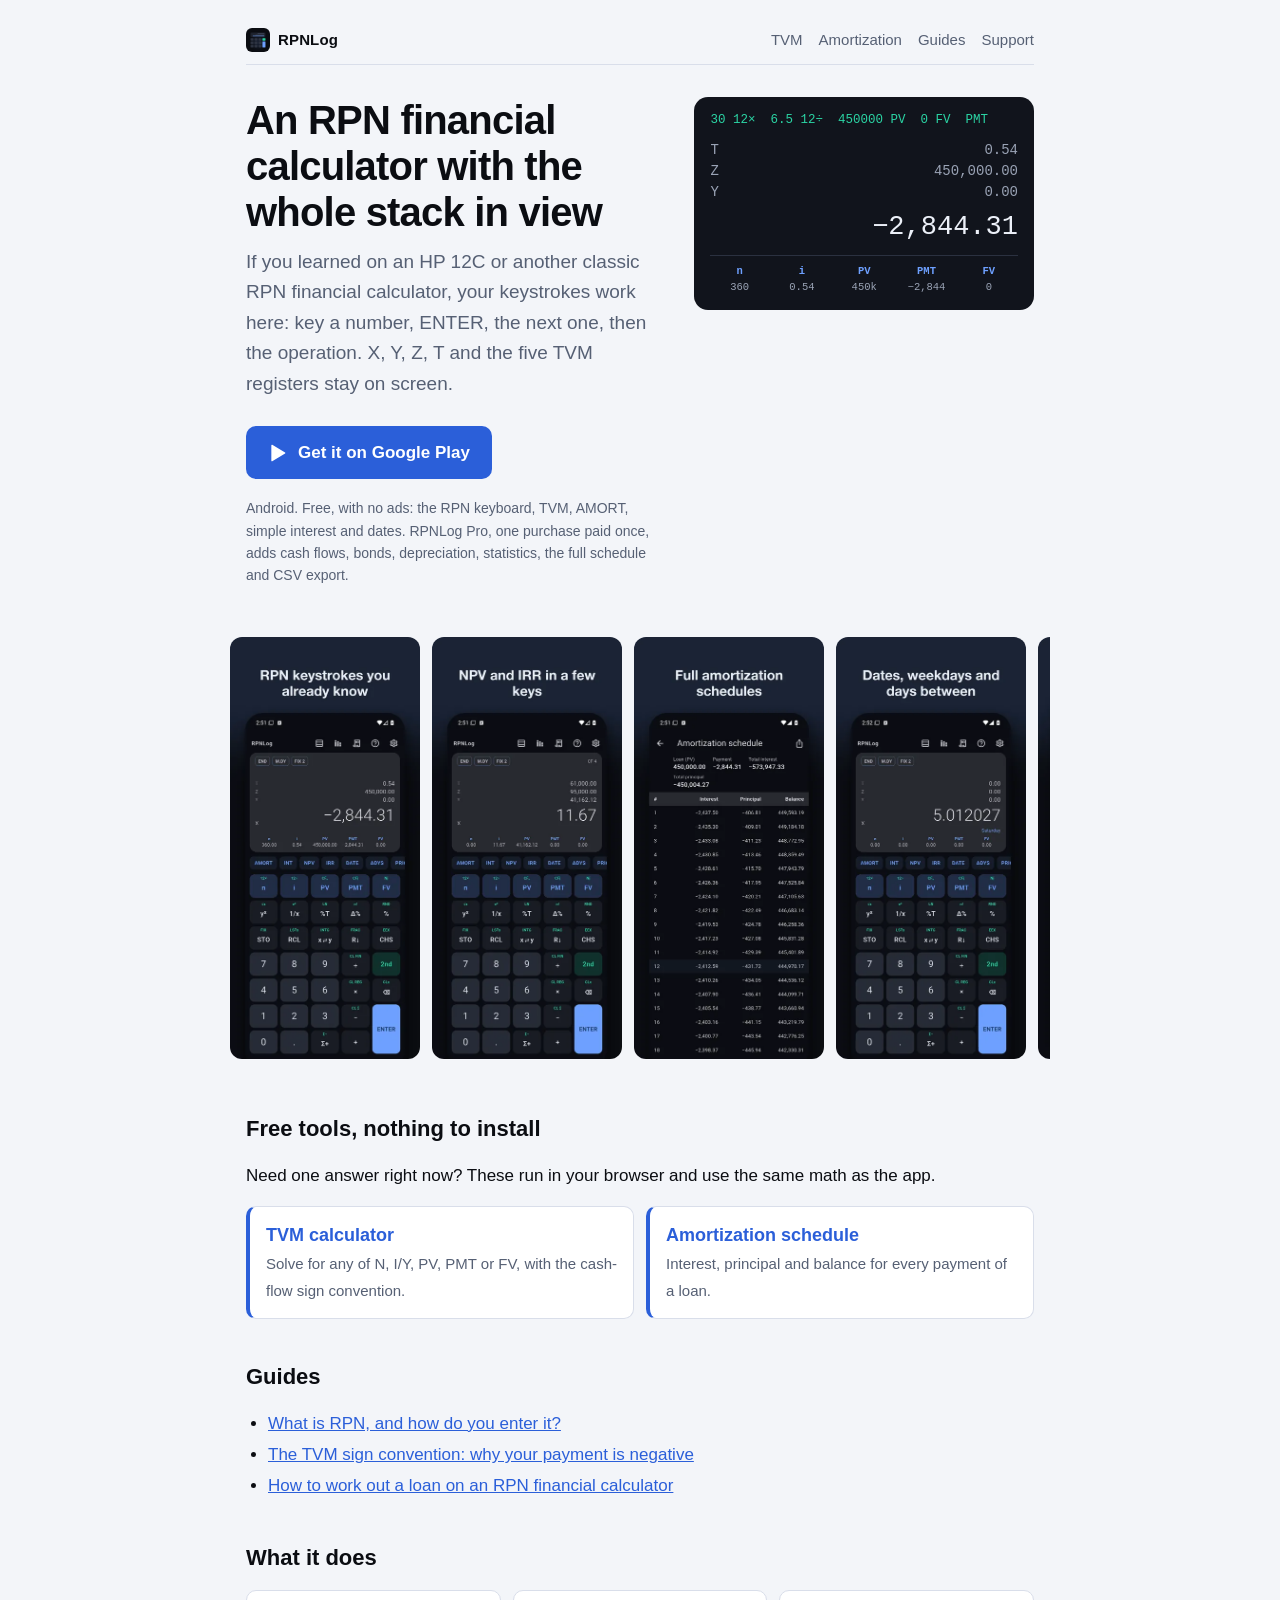
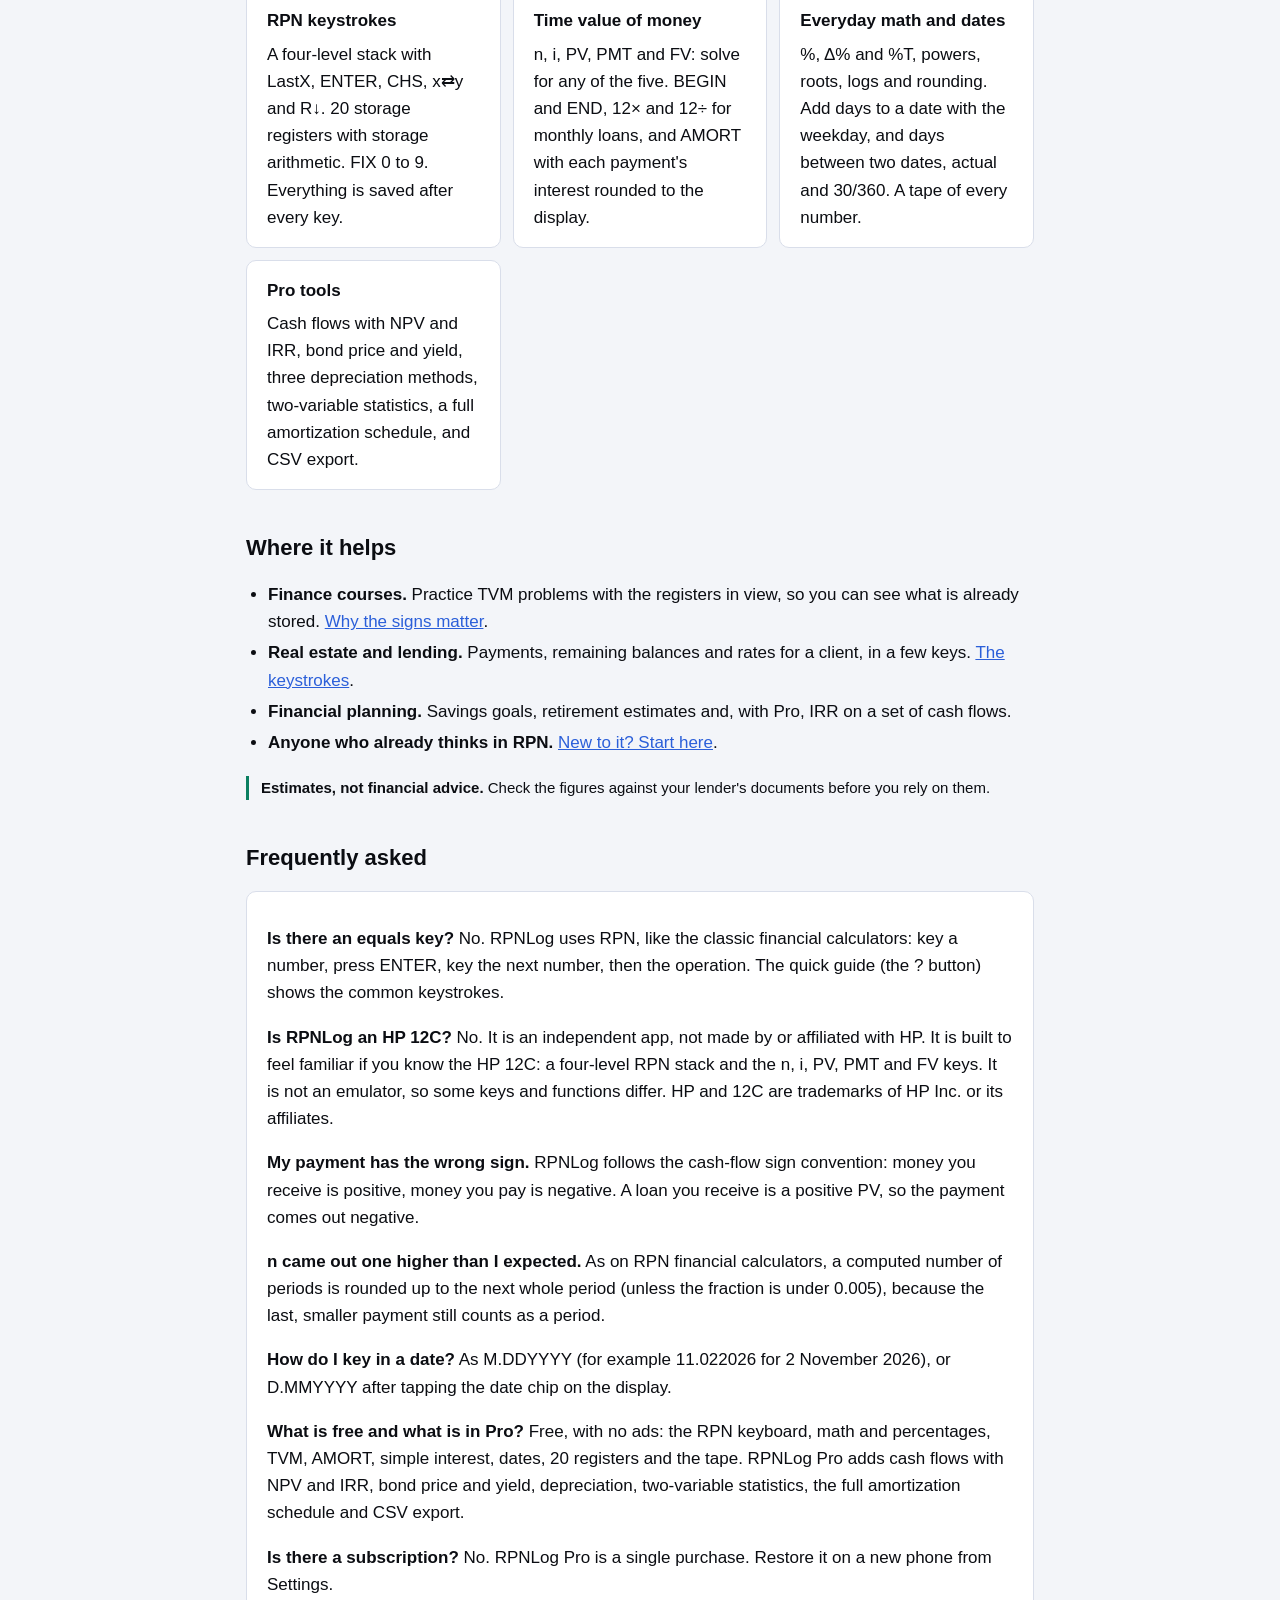
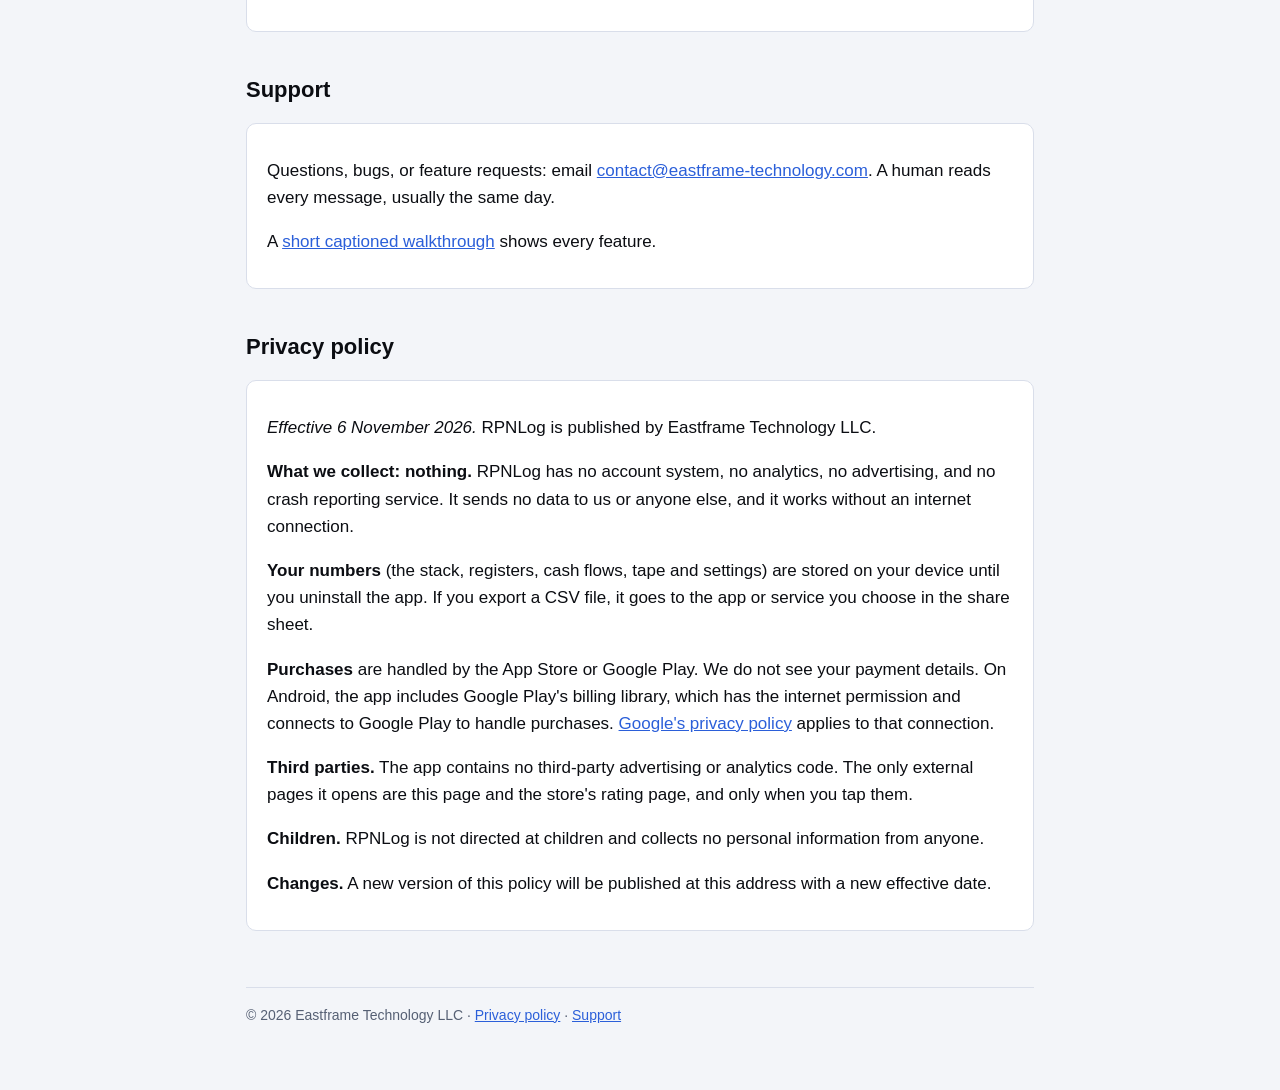
<file: index.html>
<!doctype html>
<html lang="en">
<head>
<meta charset="utf-8">
<meta name="viewport" content="width=device-width, initial-scale=1">
<title>RPNLog: 12C-style RPN financial calculator for Android, with free TVM tools</title>
<meta name="description" content="RPNLog is an RPN financial calculator for Android: four-level stack, TVM, AMORT, NPV, IRR and bonds. No ads, no subscription. Free TVM calculator and amortization schedule on this site.">
<link rel="canonical" href="https://eastframe-technology.github.io/rpnlog-support/">
<meta property="og:type" content="website">
<meta property="og:title" content="RPNLog: RPN financial calculator for Android">
<meta property="og:description" content="RPNLog is an RPN financial calculator for Android: four-level stack, TVM, AMORT, NPV, IRR and bonds. No ads, no subscription. Free TVM calculator and amortization schedule on this site.">
<meta property="og:image" content="https://eastframe-technology.github.io/rpnlog-support/img/og.jpg">
<meta property="og:url" content="https://eastframe-technology.github.io/rpnlog-support/">
<meta name="twitter:card" content="summary_large_image">
<link rel="icon" href="icon.png">
<link rel="stylesheet" href="style.css">
<script type="application/ld+json">
{"@context":"https://schema.org","@type":"MobileApplication","name":"RPNLog: Financial Calculator","operatingSystem":"Android","applicationCategory":"FinanceApplication","description":"RPN financial calculator with the four-level stack in view, TVM, AMORT, NPV, IRR, bonds, depreciation and statistics. No ads, no subscription, no account.","downloadUrl":"https://play.google.com/store/apps/details?id=com.eastframe.rpnlog","installUrl":"https://play.google.com/store/apps/details?id=com.eastframe.rpnlog","image":"https://eastframe-technology.github.io/rpnlog-support/img/og.jpg","offers":{"@type":"Offer","price":"0","priceCurrency":"USD"},"publisher":{"@type":"Organization","name":"Eastframe Technology LLC"}}
</script>
</head>
<body>
<main>
  <nav><a class="home" href="./"><img src="icon.png" alt="" width="24" height="24">RPNLog</a><a href="tools/tvm-calculator.html">TVM</a><a href="tools/amortization-schedule.html">Amortization</a><a href="#guides">Guides</a><a href="#support">Support</a></nav>
  <div class="heroline">
    <div>
      <h1>An RPN financial calculator with the whole stack in view</h1>
      <p class="lead">If you learned on an HP 12C or another classic RPN financial calculator, your keystrokes work here: key a number, ENTER, the next one, then the operation. X, Y, Z, T and the five TVM registers stay on screen.</p>
      <a class="cta" href="https://play.google.com/store/apps/details?id=com.eastframe.rpnlog"><svg viewBox="0 0 24 24" aria-hidden="true"><path fill="currentColor" d="M4 2.8v18.4c0 .6.6.9 1.1.6l15.4-9.2c.5-.3.5-.9 0-1.2L5.1 2.2C4.6 1.9 4 2.2 4 2.8z"/></svg>Get it on Google Play</a>
      <p class="note">Android. Free, with no ads: the RPN keyboard, TVM, AMORT, simple interest and dates. RPNLog Pro, one purchase paid once, adds cash flows, bonds, depreciation, statistics, the full schedule and CSV export.</p>
    </div>
    <div class="display" role="img" aria-label="A monthly payment worked out in RPNLog: 30 years at 6.5 percent on 450,000 gives a payment of minus 2,844.31.">
      <p class="tape">30 12× &nbsp;6.5 12÷ &nbsp;450000 PV &nbsp;0 FV &nbsp;PMT</p>
      <div class="row"><span>T</span><span>0.54</span></div>
      <div class="row"><span>Z</span><span>450,000.00</span></div>
      <div class="row"><span>Y</span><span>0.00</span></div>
      <div class="x">−2,844.31</div>
      <div class="regs"><div><b>n</b>360</div><div><b>i</b>0.54</div><div><b>PV</b>450k</div><div><b>PMT</b>−2,844</div><div><b>FV</b>0</div></div>
    </div>
  </div>

  <div class="shots" aria-label="Screenshots">
    <img src="img/shot-1.webp" width="190" height="422" alt="Calculator showing a payment of minus 2,844.31 with the stack and TVM registers on screen">
    <img src="img/shot-2.webp" width="190" height="422" alt="An IRR of 11.67 percent from cash flows, with the keyboard" loading="lazy">
    <img src="img/shot-3.webp" width="190" height="422" alt="Amortization schedule with interest, principal and balance per payment" loading="lazy">
    <img src="img/shot-4.webp" width="190" height="422" alt="A date calculation showing the result and its weekday" loading="lazy">
    <img src="img/shot-5.webp" width="190" height="422" alt="A bond price of 106.50 worked out from yield and coupon" loading="lazy">
    <img src="img/shot-6.webp" width="190" height="422" alt="The calculator in its light theme with the whole stack in view" loading="lazy">
  </div>

  <h2>Free tools, nothing to install</h2>
  <p>Need one answer right now? These run in your browser and use the same math as the app.</p>
  <div class="toolrow">
    <a href="tools/tvm-calculator.html"><strong>TVM calculator</strong><span>Solve for any of N, I/Y, PV, PMT or FV, with the cash-flow sign convention.</span></a>
    <a href="tools/amortization-schedule.html"><strong>Amortization schedule</strong><span>Interest, principal and balance for every payment of a loan.</span></a>
  </div>

  <h2 id="guides">Guides</h2>
  <ul>
    <li><a href="guides/what-is-rpn.html">What is RPN, and how do you enter it?</a></li>
    <li><a href="guides/tvm-sign-convention.html">The TVM sign convention: why your payment is negative</a></li>
    <li><a href="guides/loan-payment-keystrokes.html">How to work out a loan on an RPN financial calculator</a></li>
  </ul>

  <h2>What it does</h2>
  <div class="grid">
    <div class="card"><h3>RPN keystrokes</h3>A four-level stack with LastX, ENTER, CHS, x⇄y and R↓. 20 storage registers with storage arithmetic. FIX 0 to 9. Everything is saved after every key.</div>
    <div class="card"><h3>Time value of money</h3>n, i, PV, PMT and FV: solve for any of the five. BEGIN and END, 12× and 12÷ for monthly loans, and AMORT with each payment's interest rounded to the display.</div>
    <div class="card"><h3>Everyday math and dates</h3>%, Δ% and %T, powers, roots, logs and rounding. Add days to a date with the weekday, and days between two dates, actual and 30/360. A tape of every number.</div>
    <div class="card"><h3>Pro tools</h3>Cash flows with NPV and IRR, bond price and yield, three depreciation methods, two-variable statistics, a full amortization schedule, and CSV export.</div>
  </div>

  <h2>Where it helps</h2>
  <ul>
    <li><strong>Finance courses.</strong> Practice TVM problems with the registers in view, so you can see what is already stored. <a href="guides/tvm-sign-convention.html">Why the signs matter</a>.</li>
    <li><strong>Real estate and lending.</strong> Payments, remaining balances and rates for a client, in a few keys. <a href="guides/loan-payment-keystrokes.html">The keystrokes</a>.</li>
    <li><strong>Financial planning.</strong> Savings goals, retirement estimates and, with Pro, IRR on a set of cash flows.</li>
    <li><strong>Anyone who already thinks in RPN.</strong> <a href="guides/what-is-rpn.html">New to it? Start here</a>.</li>
  </ul>
  <p class="caveat"><strong>Estimates, not financial advice.</strong> Check the figures against your lender's documents before you rely on them.</p>

  <h2>Frequently asked</h2>
  <div class="card faq">
    <p><strong>Is there an equals key?</strong> No. RPNLog uses RPN, like the classic financial calculators: key a number, press ENTER, key the next number, then the operation. The quick guide (the ? button) shows the common keystrokes.</p>
    <p><strong>Is RPNLog an HP 12C?</strong> No. It is an independent app, not made by or affiliated with HP. It is built to feel familiar if you know the HP 12C: a four-level RPN stack and the n, i, PV, PMT and FV keys. It is not an emulator, so some keys and functions differ. HP and 12C are trademarks of HP Inc. or its affiliates.</p>
    <p><strong>My payment has the wrong sign.</strong> RPNLog follows the cash-flow sign convention: money you receive is positive, money you pay is negative. A loan you receive is a positive PV, so the payment comes out negative.</p>
    <p><strong>n came out one higher than I expected.</strong> As on RPN financial calculators, a computed number of periods is rounded up to the next whole period (unless the fraction is under 0.005), because the last, smaller payment still counts as a period.</p>
    <p><strong>How do I key in a date?</strong> As M.DDYYYY (for example 11.022026 for 2 November 2026), or D.MMYYYY after tapping the date chip on the display.</p>
    <p><strong>What is free and what is in Pro?</strong> Free, with no ads: the RPN keyboard, math and percentages, TVM, AMORT, simple interest, dates, 20 registers and the tape. RPNLog Pro adds cash flows with NPV and IRR, bond price and yield, depreciation, two-variable statistics, the full amortization schedule and CSV export.</p>
    <p><strong>Is there a subscription?</strong> No. RPNLog Pro is a single purchase. Restore it on a new phone from Settings.</p>
  </div>

  <h2 id="support">Support</h2>
  <div class="card">
    <p>Questions, bugs, or feature requests: email <a href="mailto:contact@eastframe-technology.com">contact@eastframe-technology.com</a>. A human reads every message, usually the same day.</p>
    <p>A <a href="rpnlog-ios-demo.mp4">short captioned walkthrough</a> shows every feature.</p>
  </div>

  <h2 id="privacy">Privacy policy</h2>
  <div class="card">
    <p><em>Effective 6 November 2026.</em> RPNLog is published by Eastframe Technology LLC.</p>
    <p><strong>What we collect: nothing.</strong> RPNLog has no account system, no analytics, no advertising, and no crash reporting service. It sends no data to us or anyone else, and it works without an internet connection.</p>
    <p><strong>Your numbers</strong> (the stack, registers, cash flows, tape and settings) are stored on your device until you uninstall the app. If you export a CSV file, it goes to the app or service you choose in the share sheet.</p>
    <p><strong>Purchases</strong> are handled by the App Store or Google Play. We do not see your payment details. On Android, the app includes Google Play's billing library, which has the internet permission and connects to Google Play to handle purchases. <a href="https://policies.google.com/privacy">Google's privacy policy</a> applies to that connection.</p>
    <p><strong>Third parties.</strong> The app contains no third-party advertising or analytics code. The only external pages it opens are this page and the store's rating page, and only when you tap them.</p>
    <p><strong>Children.</strong> RPNLog is not directed at children and collects no personal information from anyone.</p>
    <p><strong>Changes.</strong> A new version of this policy will be published at this address with a new effective date.</p>
  </div>
  <footer>© 2026 Eastframe Technology LLC · <a href="privacy.html">Privacy policy</a> · <a href="#support">Support</a></footer>
</main>
</body>
</html>
</file>
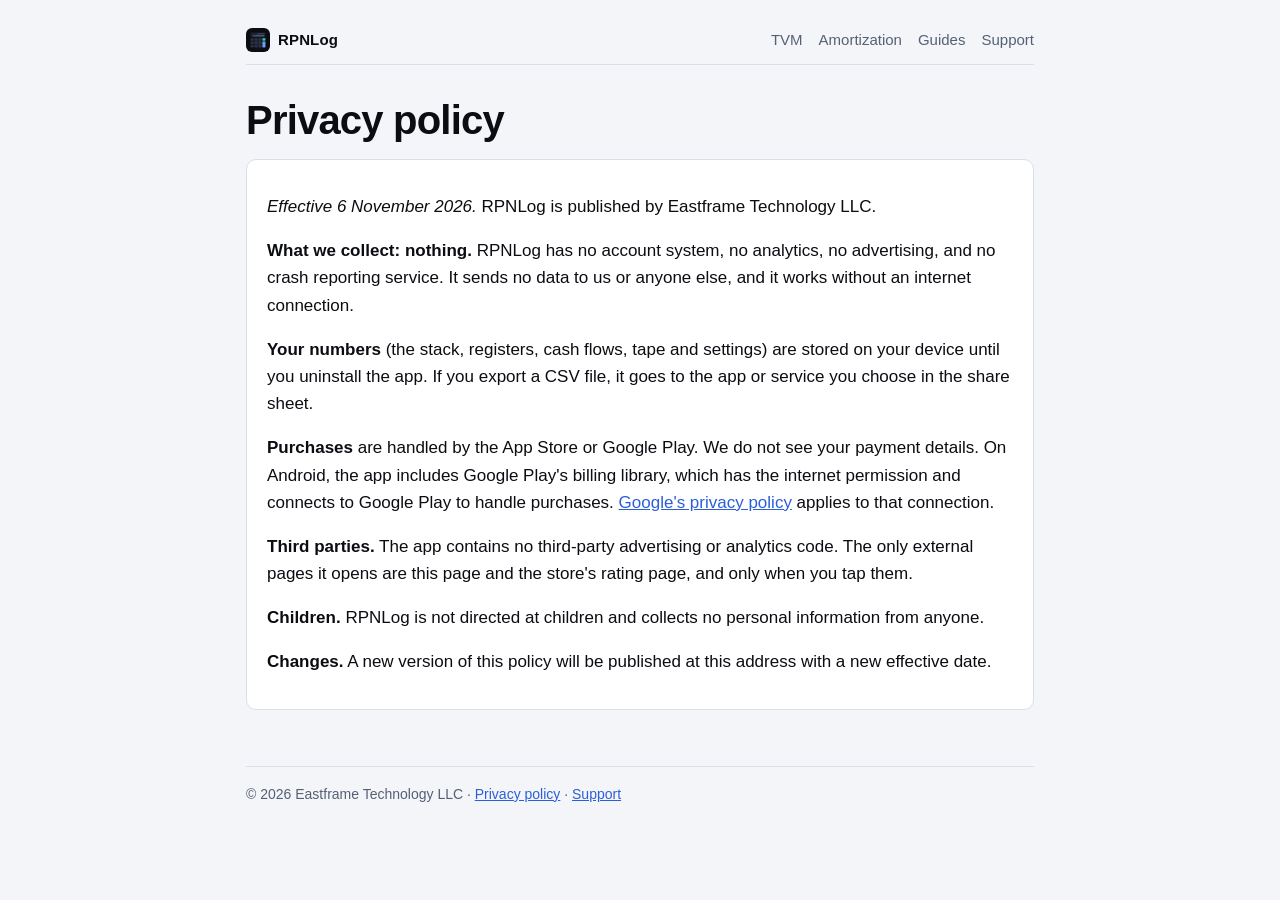
<file: privacy.html>
<!doctype html>
<html lang="en">
<head>
<meta charset="utf-8">
<meta name="viewport" content="width=device-width, initial-scale=1">
<title>RPNLog privacy policy</title>
<meta name="description" content="Privacy policy for RPNLog, the RPN financial calculator. The app collects nothing.">
<link rel="canonical" href="https://eastframe-technology.github.io/rpnlog-support/privacy.html">
<meta property="og:type" content="website">
<meta property="og:title" content="RPNLog privacy policy">
<meta property="og:description" content="Privacy policy for RPNLog, the RPN financial calculator. The app collects nothing.">
<meta property="og:image" content="https://eastframe-technology.github.io/rpnlog-support/img/og.jpg">
<meta property="og:url" content="https://eastframe-technology.github.io/rpnlog-support/privacy.html">
<meta name="twitter:card" content="summary_large_image">
<link rel="icon" href="icon.png">
<link rel="stylesheet" href="style.css">
</head>
<body>
<main>
  <nav><a class="home" href="./"><img src="icon.png" alt="" width="24" height="24">RPNLog</a><a href="tools/tvm-calculator.html">TVM</a><a href="tools/amortization-schedule.html">Amortization</a><a href="./#guides">Guides</a><a href="./#support">Support</a></nav>
  <h1 id="privacy">Privacy policy</h1>
  <div class="card">
    <p><em>Effective 6 November 2026.</em> RPNLog is published by Eastframe Technology LLC.</p>
    <p><strong>What we collect: nothing.</strong> RPNLog has no account system, no analytics, no advertising, and no crash reporting service. It sends no data to us or anyone else, and it works without an internet connection.</p>
    <p><strong>Your numbers</strong> (the stack, registers, cash flows, tape and settings) are stored on your device until you uninstall the app. If you export a CSV file, it goes to the app or service you choose in the share sheet.</p>
    <p><strong>Purchases</strong> are handled by the App Store or Google Play. We do not see your payment details. On Android, the app includes Google Play's billing library, which has the internet permission and connects to Google Play to handle purchases. <a href="https://policies.google.com/privacy">Google's privacy policy</a> applies to that connection.</p>
    <p><strong>Third parties.</strong> The app contains no third-party advertising or analytics code. The only external pages it opens are this page and the store's rating page, and only when you tap them.</p>
    <p><strong>Children.</strong> RPNLog is not directed at children and collects no personal information from anyone.</p>
    <p><strong>Changes.</strong> A new version of this policy will be published at this address with a new effective date.</p>
  </div>
  <footer>© 2026 Eastframe Technology LLC · <a href="privacy.html">Privacy policy</a> · <a href="./#support">Support</a></footer>
</main>
</body>
</html>
</file>
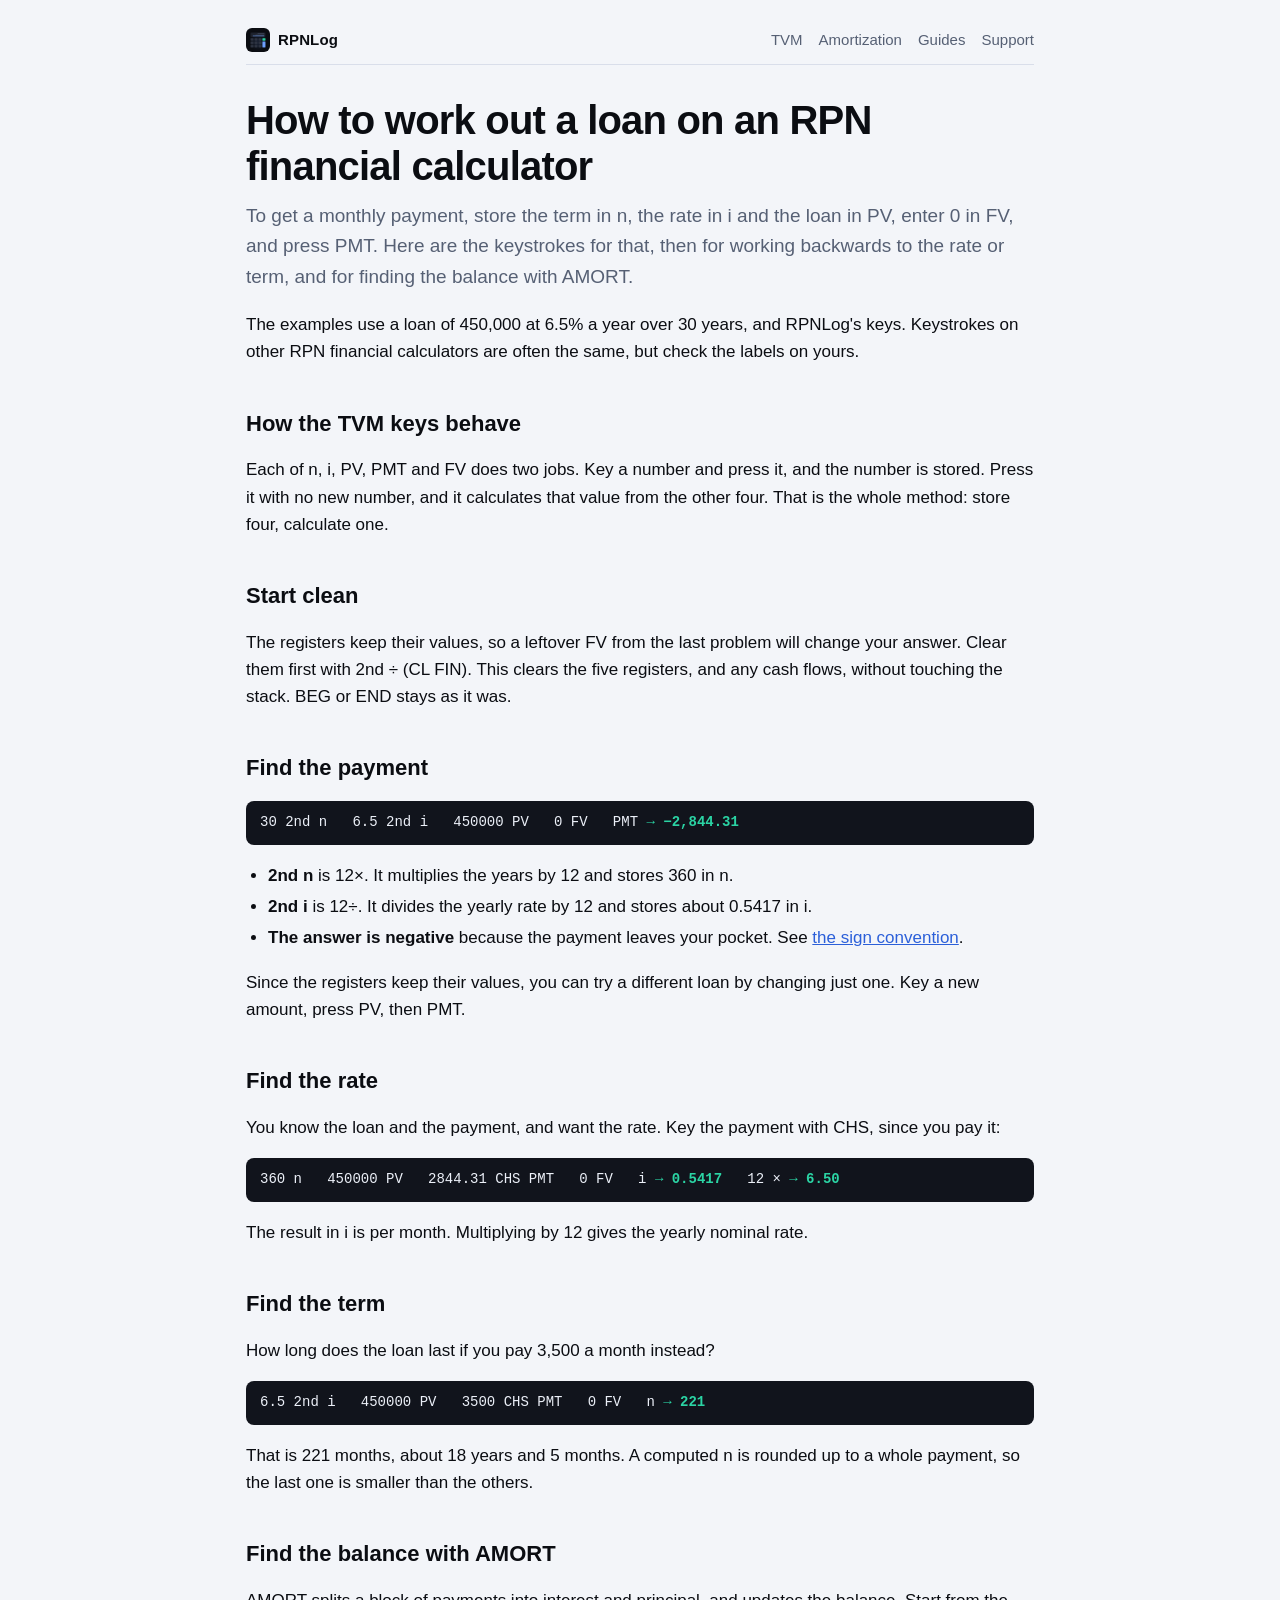
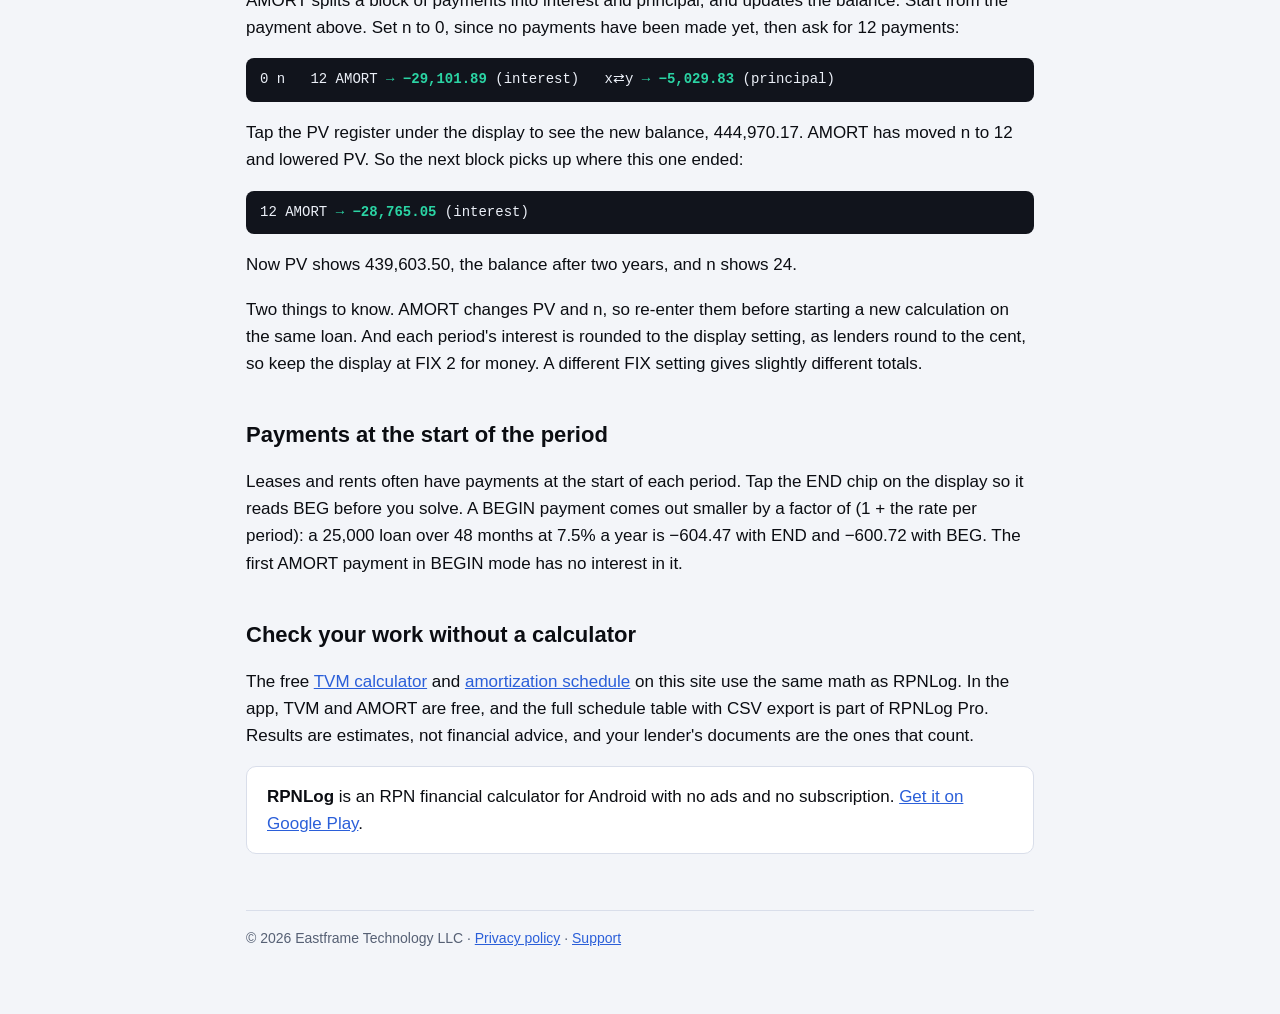
<file: guides/loan-payment-keystrokes.html>
<!doctype html>
<html lang="en">
<head>
<meta charset="utf-8">
<meta name="viewport" content="width=device-width, initial-scale=1">
<title>How to calculate a loan payment on an RPN financial calculator</title>
<meta name="description" content="Keystrokes for a monthly loan payment on an RPN financial calculator, then the rate, the term and the balance after a year with AMORT, with a worked 450,000 mortgage.">
<link rel="canonical" href="https://eastframe-technology.github.io/rpnlog-support/guides/loan-payment-keystrokes.html">
<meta property="og:type" content="article">
<meta property="og:title" content="How to work out a loan on an RPN financial calculator">
<meta property="og:description" content="Keystrokes for a monthly loan payment on an RPN financial calculator, then the rate, the term and the balance after a year with AMORT, with a worked 450,000 mortgage.">
<meta property="og:image" content="https://eastframe-technology.github.io/rpnlog-support/img/og.jpg">
<meta property="og:url" content="https://eastframe-technology.github.io/rpnlog-support/guides/loan-payment-keystrokes.html">
<meta name="twitter:card" content="summary_large_image">
<link rel="icon" href="../icon.png">
<link rel="stylesheet" href="../style.css">
<script type="application/ld+json">
{"@context":"https://schema.org","@type":"Article","headline":"How to work out a loan on an RPN financial calculator","description":"Keystrokes for a monthly loan payment on an RPN financial calculator, then the rate, the term and the balance after a year with AMORT, with a worked 450,000 mortgage.","datePublished":"2026-11-06","author":{"@type":"Organization","name":"Eastframe Technology LLC"},"publisher":{"@type":"Organization","name":"Eastframe Technology LLC"},"image":"https://eastframe-technology.github.io/rpnlog-support/img/og.jpg","mainEntityOfPage":"https://eastframe-technology.github.io/rpnlog-support/guides/loan-payment-keystrokes.html"}
</script>
</head>
<body>
<main>
  <nav><a class="home" href="../"><img src="../icon.png" alt="" width="24" height="24">RPNLog</a><a href="../tools/tvm-calculator.html">TVM</a><a href="../tools/amortization-schedule.html">Amortization</a><a href="../#guides">Guides</a><a href="../#support">Support</a></nav>
  <h1>How to work out a loan on an RPN financial calculator</h1>
  <p class="lead">To get a monthly payment, store the term in n, the rate in i and the loan in PV, enter 0 in FV, and press PMT. Here are the keystrokes for that, then for working backwards to the rate or term, and for finding the balance with AMORT.</p>

  <p>The examples use a loan of 450,000 at 6.5% a year over 30 years, and RPNLog's keys. Keystrokes on other RPN financial calculators are often the same, but check the labels on yours.</p>

  <h2>How the TVM keys behave</h2>
  <p>Each of n, i, PV, PMT and FV does two jobs. Key a number and press it, and the number is stored. Press it with no new number, and it calculates that value from the other four. That is the whole method: store four, calculate one.</p>

  <h2>Start clean</h2>
  <p>The registers keep their values, so a leftover FV from the last problem will change your answer. Clear them first with 2nd ÷ (CL FIN). This clears the five registers, and any cash flows, without touching the stack. BEG or END stays as it was.</p>

  <h2>Find the payment</h2>
  <div class="keys">30 2nd n &nbsp; 6.5 2nd i &nbsp; 450000 PV &nbsp; 0 FV &nbsp; PMT <b>→ −2,844.31</b></div>
  <ul>
    <li><strong>2nd n</strong> is 12×. It multiplies the years by 12 and stores 360 in n.</li>
    <li><strong>2nd i</strong> is 12÷. It divides the yearly rate by 12 and stores about 0.5417 in i.</li>
    <li><strong>The answer is negative</strong> because the payment leaves your pocket. See <a href="tvm-sign-convention.html">the sign convention</a>.</li>
  </ul>
  <p>Since the registers keep their values, you can try a different loan by changing just one. Key a new amount, press PV, then PMT.</p>

  <h2>Find the rate</h2>
  <p>You know the loan and the payment, and want the rate. Key the payment with CHS, since you pay it:</p>
  <div class="keys">360 n &nbsp; 450000 PV &nbsp; 2844.31 CHS PMT &nbsp; 0 FV &nbsp; i <b>→ 0.5417</b> &nbsp; 12 × <b>→ 6.50</b></div>
  <p>The result in i is per month. Multiplying by 12 gives the yearly nominal rate.</p>

  <h2>Find the term</h2>
  <p>How long does the loan last if you pay 3,500 a month instead?</p>
  <div class="keys">6.5 2nd i &nbsp; 450000 PV &nbsp; 3500 CHS PMT &nbsp; 0 FV &nbsp; n <b>→ 221</b></div>
  <p>That is 221 months, about 18 years and 5 months. A computed n is rounded up to a whole payment, so the last one is smaller than the others.</p>

  <h2>Find the balance with AMORT</h2>
  <p>AMORT splits a block of payments into interest and principal, and updates the balance. Start from the payment above. Set n to 0, since no payments have been made yet, then ask for 12 payments:</p>
  <div class="keys">0 n &nbsp; 12 AMORT <b>→ −29,101.89</b> (interest) &nbsp; x⇄y <b>→ −5,029.83</b> (principal)</div>
  <p>Tap the PV register under the display to see the new balance, 444,970.17. AMORT has moved n to 12 and lowered PV. So the next block picks up where this one ended:</p>
  <div class="keys">12 AMORT <b>→ −28,765.05</b> (interest)</div>
  <p>Now PV shows 439,603.50, the balance after two years, and n shows 24.</p>
  <p>Two things to know. AMORT changes PV and n, so re-enter them before starting a new calculation on the same loan. And each period's interest is rounded to the display setting, as lenders round to the cent, so keep the display at FIX 2 for money. A different FIX setting gives slightly different totals.</p>

  <h2>Payments at the start of the period</h2>
  <p>Leases and rents often have payments at the start of each period. Tap the END chip on the display so it reads BEG before you solve. A BEGIN payment comes out smaller by a factor of (1 + the rate per period): a 25,000 loan over 48 months at 7.5% a year is −604.47 with END and −600.72 with BEG. The first AMORT payment in BEGIN mode has no interest in it.</p>

  <h2>Check your work without a calculator</h2>
  <p>The free <a href="../tools/tvm-calculator.html">TVM calculator</a> and <a href="../tools/amortization-schedule.html">amortization schedule</a> on this site use the same math as RPNLog. In the app, TVM and AMORT are free, and the full schedule table with CSV export is part of RPNLog Pro. Results are estimates, not financial advice, and your lender's documents are the ones that count.</p>
  <div class="card"><strong>RPNLog</strong> is an RPN financial calculator for Android with no ads and no subscription. <a href="https://play.google.com/store/apps/details?id=com.eastframe.rpnlog">Get it on Google Play</a>.</div>
  <footer>© 2026 Eastframe Technology LLC · <a href="../privacy.html">Privacy policy</a> · <a href="../#support">Support</a></footer>
</main>
</body>
</html>
</file>
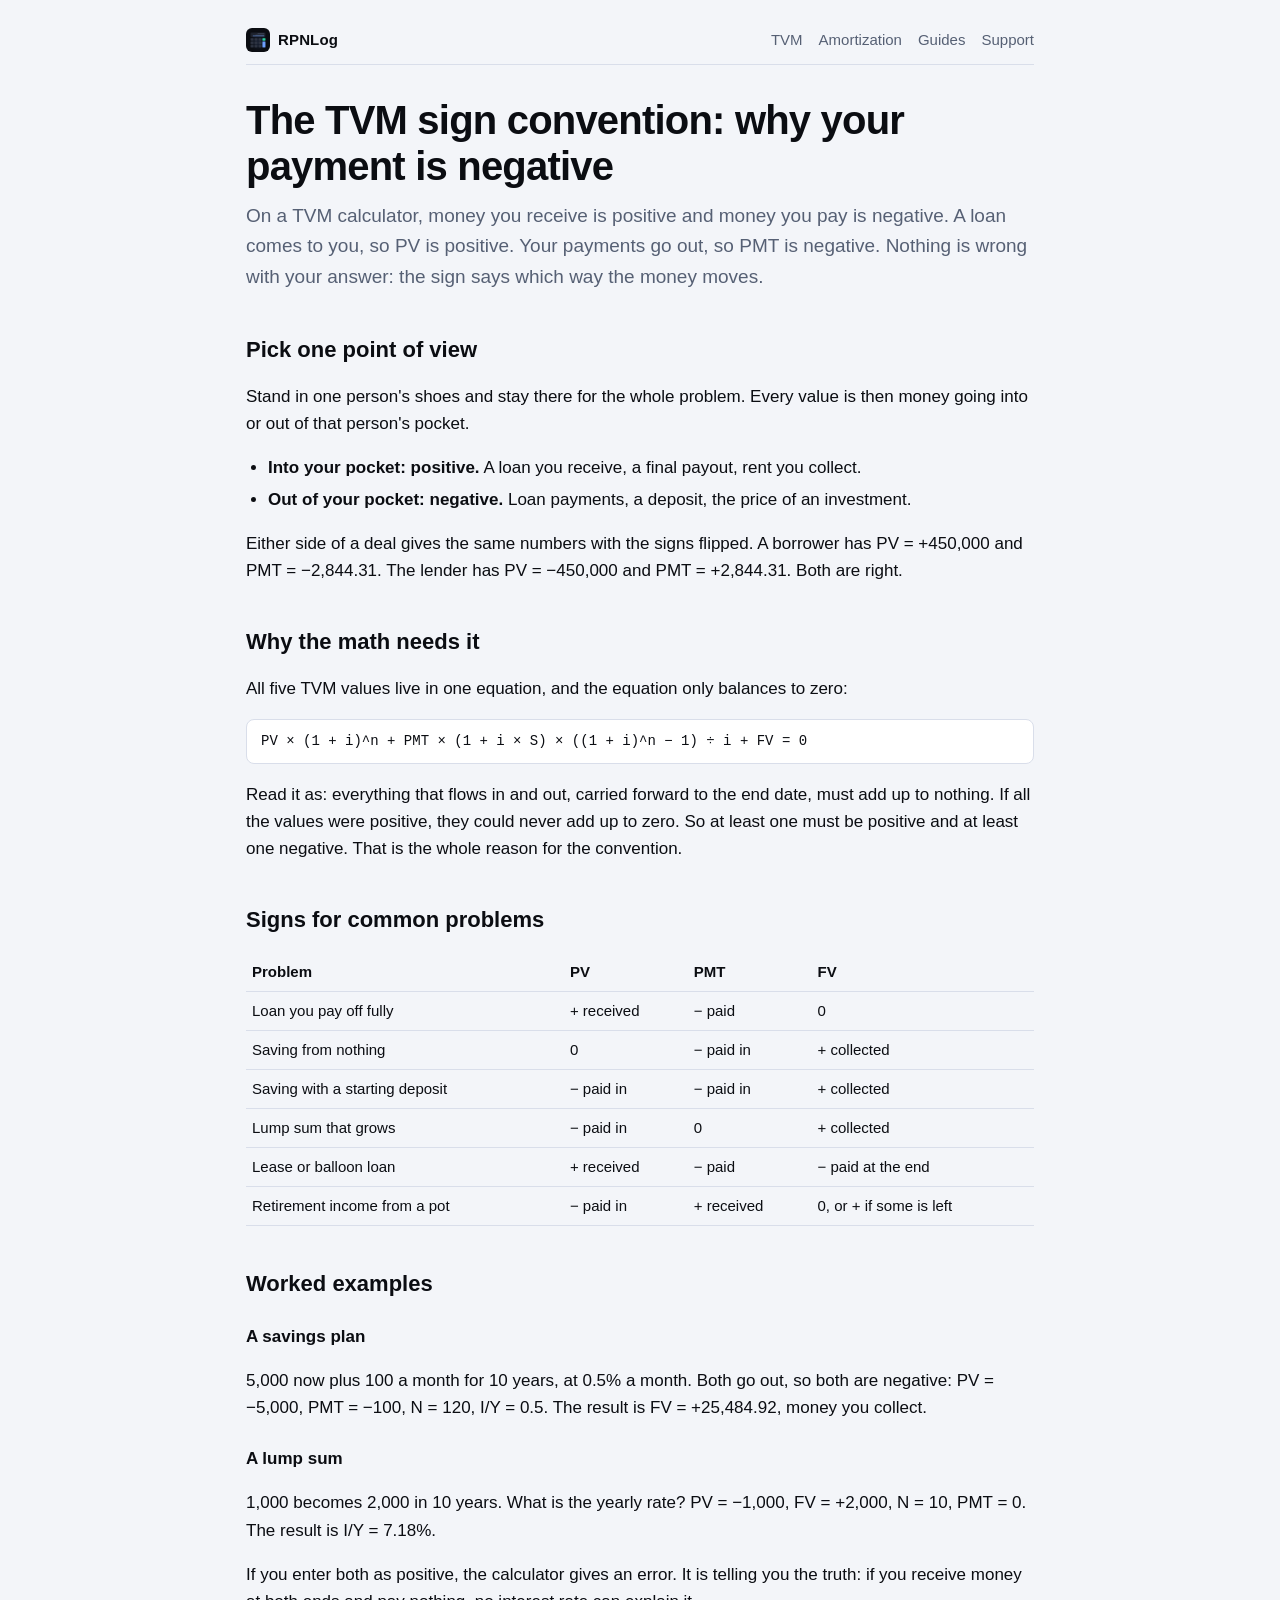
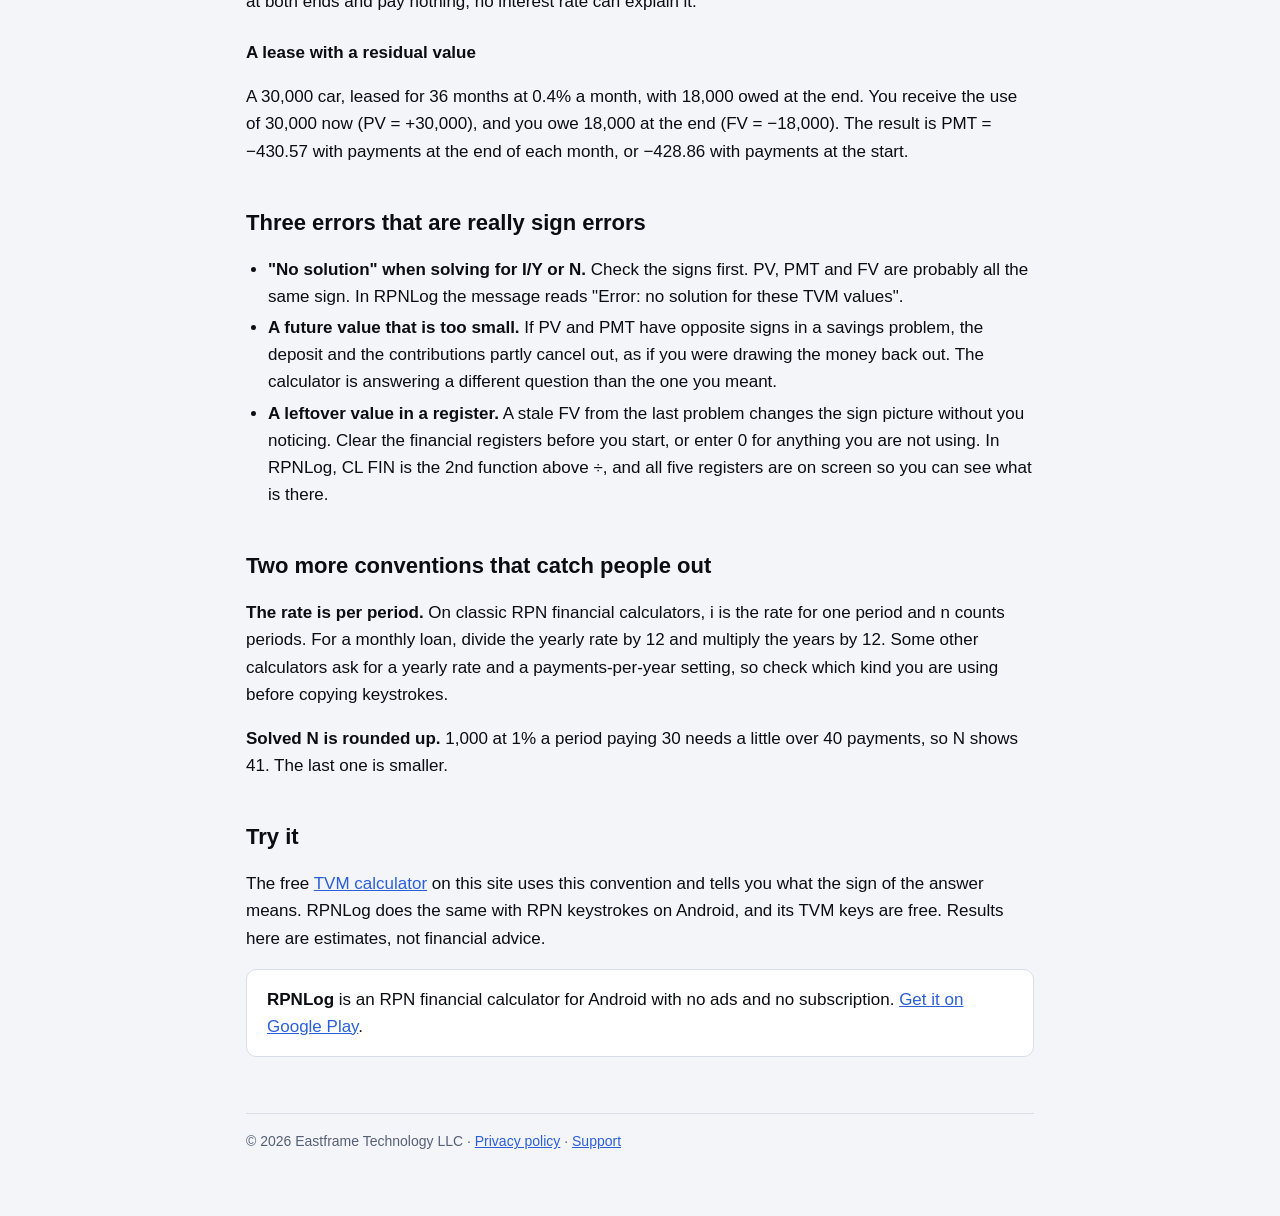
<file: guides/tvm-sign-convention.html>
<!doctype html>
<html lang="en">
<head>
<meta charset="utf-8">
<meta name="viewport" content="width=device-width, initial-scale=1">
<title>TVM sign convention explained: why your payment comes out negative</title>
<meta name="description" content="On RPN financial calculators, money you receive is positive and money you pay is negative. How to set the signs of PV, PMT and FV for loans, savings, leases and investments.">
<link rel="canonical" href="https://eastframe-technology.github.io/rpnlog-support/guides/tvm-sign-convention.html">
<meta property="og:type" content="article">
<meta property="og:title" content="The TVM sign convention: why your payment is negative">
<meta property="og:description" content="On RPN financial calculators, money you receive is positive and money you pay is negative. How to set the signs of PV, PMT and FV for loans, savings, leases and investments.">
<meta property="og:image" content="https://eastframe-technology.github.io/rpnlog-support/img/og.jpg">
<meta property="og:url" content="https://eastframe-technology.github.io/rpnlog-support/guides/tvm-sign-convention.html">
<meta name="twitter:card" content="summary_large_image">
<link rel="icon" href="../icon.png">
<link rel="stylesheet" href="../style.css">
<script type="application/ld+json">
{"@context":"https://schema.org","@type":"Article","headline":"The TVM sign convention: why your payment is negative","description":"On RPN financial calculators, money you receive is positive and money you pay is negative. How to set the signs of PV, PMT and FV for loans, savings, leases and investments.","datePublished":"2026-11-06","author":{"@type":"Organization","name":"Eastframe Technology LLC"},"publisher":{"@type":"Organization","name":"Eastframe Technology LLC"},"image":"https://eastframe-technology.github.io/rpnlog-support/img/og.jpg","mainEntityOfPage":"https://eastframe-technology.github.io/rpnlog-support/guides/tvm-sign-convention.html"}
</script>
</head>
<body>
<main>
  <nav><a class="home" href="../"><img src="../icon.png" alt="" width="24" height="24">RPNLog</a><a href="../tools/tvm-calculator.html">TVM</a><a href="../tools/amortization-schedule.html">Amortization</a><a href="../#guides">Guides</a><a href="../#support">Support</a></nav>
  <h1>The TVM sign convention: why your payment is negative</h1>
  <p class="lead">On a TVM calculator, money you receive is positive and money you pay is negative. A loan comes to you, so PV is positive. Your payments go out, so PMT is negative. Nothing is wrong with your answer: the sign says which way the money moves.</p>

  <h2>Pick one point of view</h2>
  <p>Stand in one person's shoes and stay there for the whole problem. Every value is then money going into or out of that person's pocket.</p>
  <ul>
    <li><strong>Into your pocket: positive.</strong> A loan you receive, a final payout, rent you collect.</li>
    <li><strong>Out of your pocket: negative.</strong> Loan payments, a deposit, the price of an investment.</li>
  </ul>
  <p>Either side of a deal gives the same numbers with the signs flipped. A borrower has PV = +450,000 and PMT = −2,844.31. The lender has PV = −450,000 and PMT = +2,844.31. Both are right.</p>

  <h2>Why the math needs it</h2>
  <p>All five TVM values live in one equation, and the equation only balances to zero:</p>
  <pre class="formula">PV × (1 + i)^n + PMT × (1 + i × S) × ((1 + i)^n − 1) ÷ i + FV = 0</pre>
  <p>Read it as: everything that flows in and out, carried forward to the end date, must add up to nothing. If all the values were positive, they could never add up to zero. So at least one must be positive and at least one negative. That is the whole reason for the convention.</p>

  <h2>Signs for common problems</h2>
  <div class="tablewrap"><table>
    <tr><th>Problem</th><th>PV</th><th>PMT</th><th>FV</th></tr>
    <tr><td>Loan you pay off fully</td><td>+ received</td><td>− paid</td><td>0</td></tr>
    <tr><td>Saving from nothing</td><td>0</td><td>− paid in</td><td>+ collected</td></tr>
    <tr><td>Saving with a starting deposit</td><td>− paid in</td><td>− paid in</td><td>+ collected</td></tr>
    <tr><td>Lump sum that grows</td><td>− paid in</td><td>0</td><td>+ collected</td></tr>
    <tr><td>Lease or balloon loan</td><td>+ received</td><td>− paid</td><td>− paid at the end</td></tr>
    <tr><td>Retirement income from a pot</td><td>− paid in</td><td>+ received</td><td>0, or + if some is left</td></tr>
  </table></div>

  <h2>Worked examples</h2>
  <h3>A savings plan</h3>
  <p>5,000 now plus 100 a month for 10 years, at 0.5% a month. Both go out, so both are negative: PV = −5,000, PMT = −100, N = 120, I/Y = 0.5. The result is FV = +25,484.92, money you collect.</p>
  <h3>A lump sum</h3>
  <p>1,000 becomes 2,000 in 10 years. What is the yearly rate? PV = −1,000, FV = +2,000, N = 10, PMT = 0. The result is I/Y = 7.18%.</p>
  <p>If you enter both as positive, the calculator gives an error. It is telling you the truth: if you receive money at both ends and pay nothing, no interest rate can explain it.</p>
  <h3>A lease with a residual value</h3>
  <p>A 30,000 car, leased for 36 months at 0.4% a month, with 18,000 owed at the end. You receive the use of 30,000 now (PV = +30,000), and you owe 18,000 at the end (FV = −18,000). The result is PMT = −430.57 with payments at the end of each month, or −428.86 with payments at the start.</p>

  <h2>Three errors that are really sign errors</h2>
  <ul>
    <li><strong>"No solution" when solving for I/Y or N.</strong> Check the signs first. PV, PMT and FV are probably all the same sign. In RPNLog the message reads "Error: no solution for these TVM values".</li>
    <li><strong>A future value that is too small.</strong> If PV and PMT have opposite signs in a savings problem, the deposit and the contributions partly cancel out, as if you were drawing the money back out. The calculator is answering a different question than the one you meant.</li>
    <li><strong>A leftover value in a register.</strong> A stale FV from the last problem changes the sign picture without you noticing. Clear the financial registers before you start, or enter 0 for anything you are not using. In RPNLog, CL FIN is the 2nd function above ÷, and all five registers are on screen so you can see what is there.</li>
  </ul>

  <h2>Two more conventions that catch people out</h2>
  <p><strong>The rate is per period.</strong> On classic RPN financial calculators, i is the rate for one period and n counts periods. For a monthly loan, divide the yearly rate by 12 and multiply the years by 12. Some other calculators ask for a yearly rate and a payments-per-year setting, so check which kind you are using before copying keystrokes.</p>
  <p><strong>Solved N is rounded up.</strong> 1,000 at 1% a period paying 30 needs a little over 40 payments, so N shows 41. The last one is smaller.</p>

  <h2>Try it</h2>
  <p>The free <a href="../tools/tvm-calculator.html">TVM calculator</a> on this site uses this convention and tells you what the sign of the answer means. RPNLog does the same with RPN keystrokes on Android, and its TVM keys are free. Results here are estimates, not financial advice.</p>
  <div class="card"><strong>RPNLog</strong> is an RPN financial calculator for Android with no ads and no subscription. <a href="https://play.google.com/store/apps/details?id=com.eastframe.rpnlog">Get it on Google Play</a>.</div>
  <footer>© 2026 Eastframe Technology LLC · <a href="../privacy.html">Privacy policy</a> · <a href="../#support">Support</a></footer>
</main>
</body>
</html>
</file>
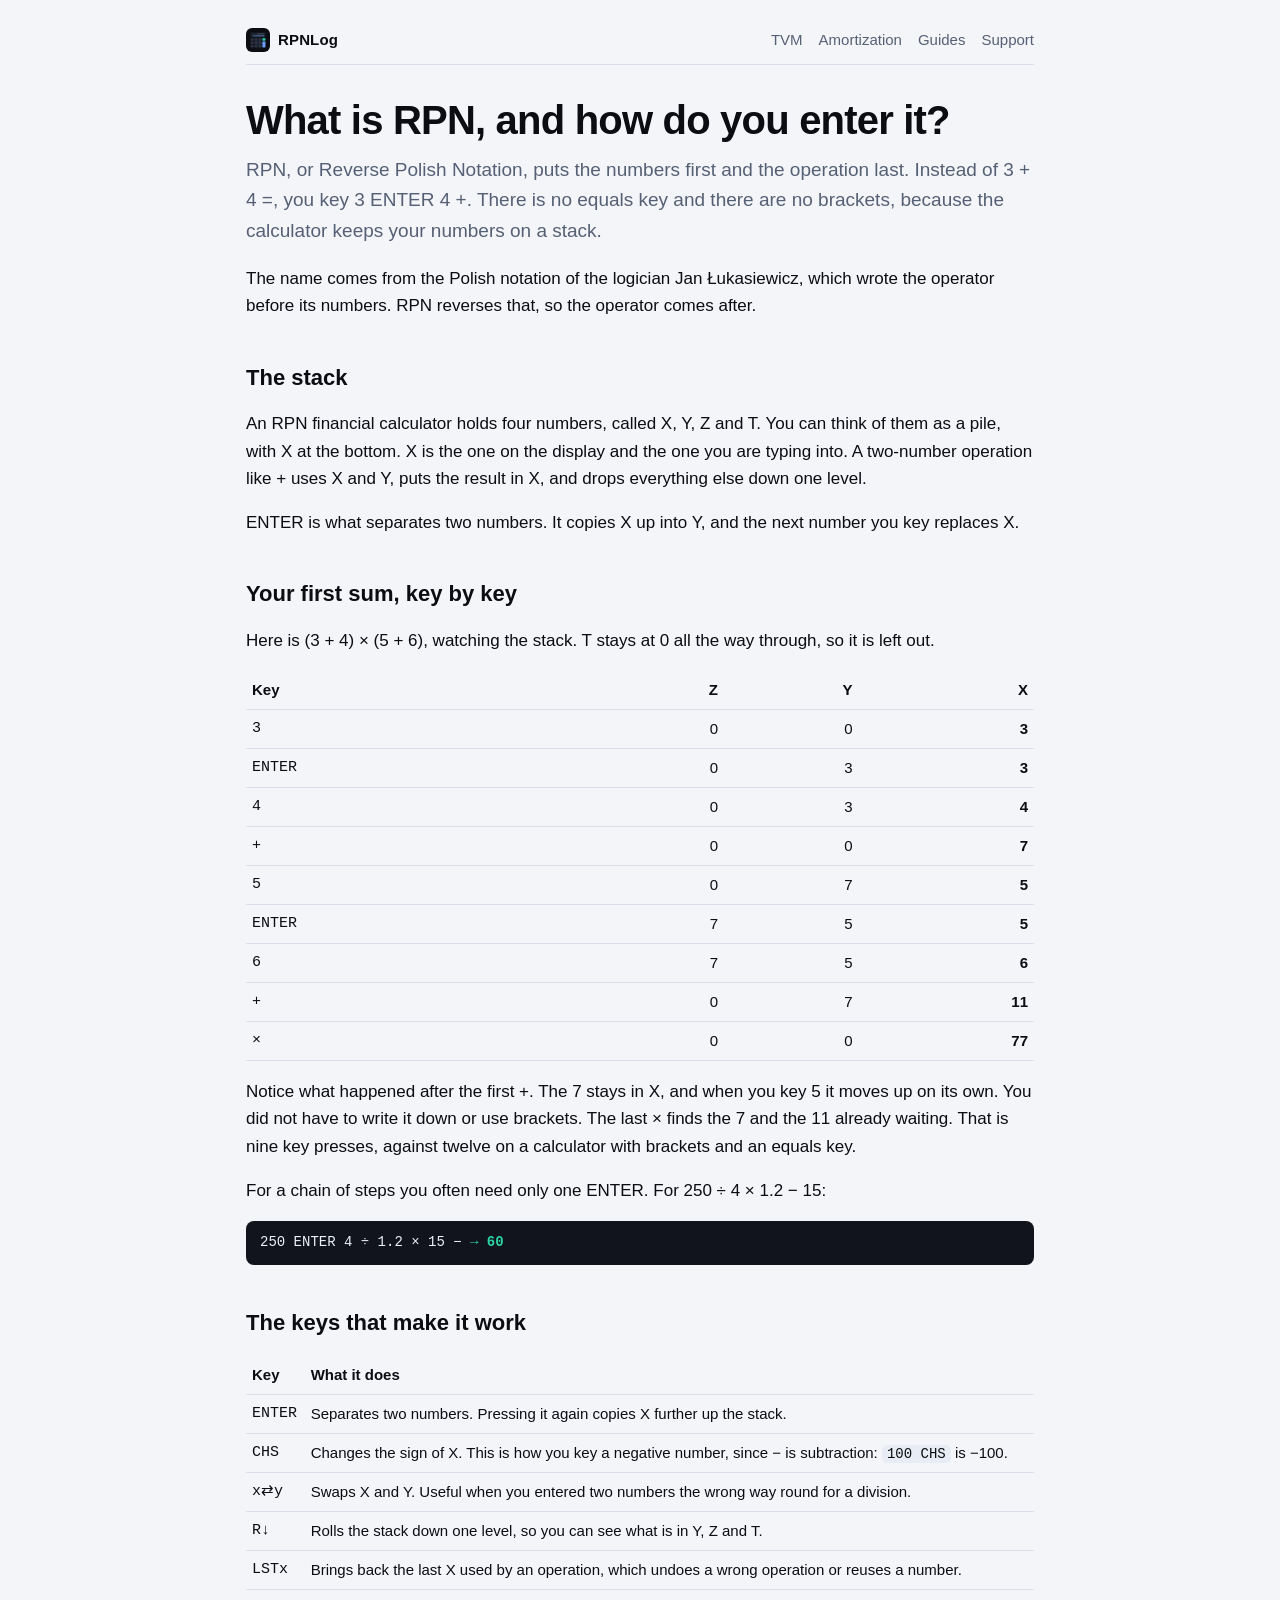
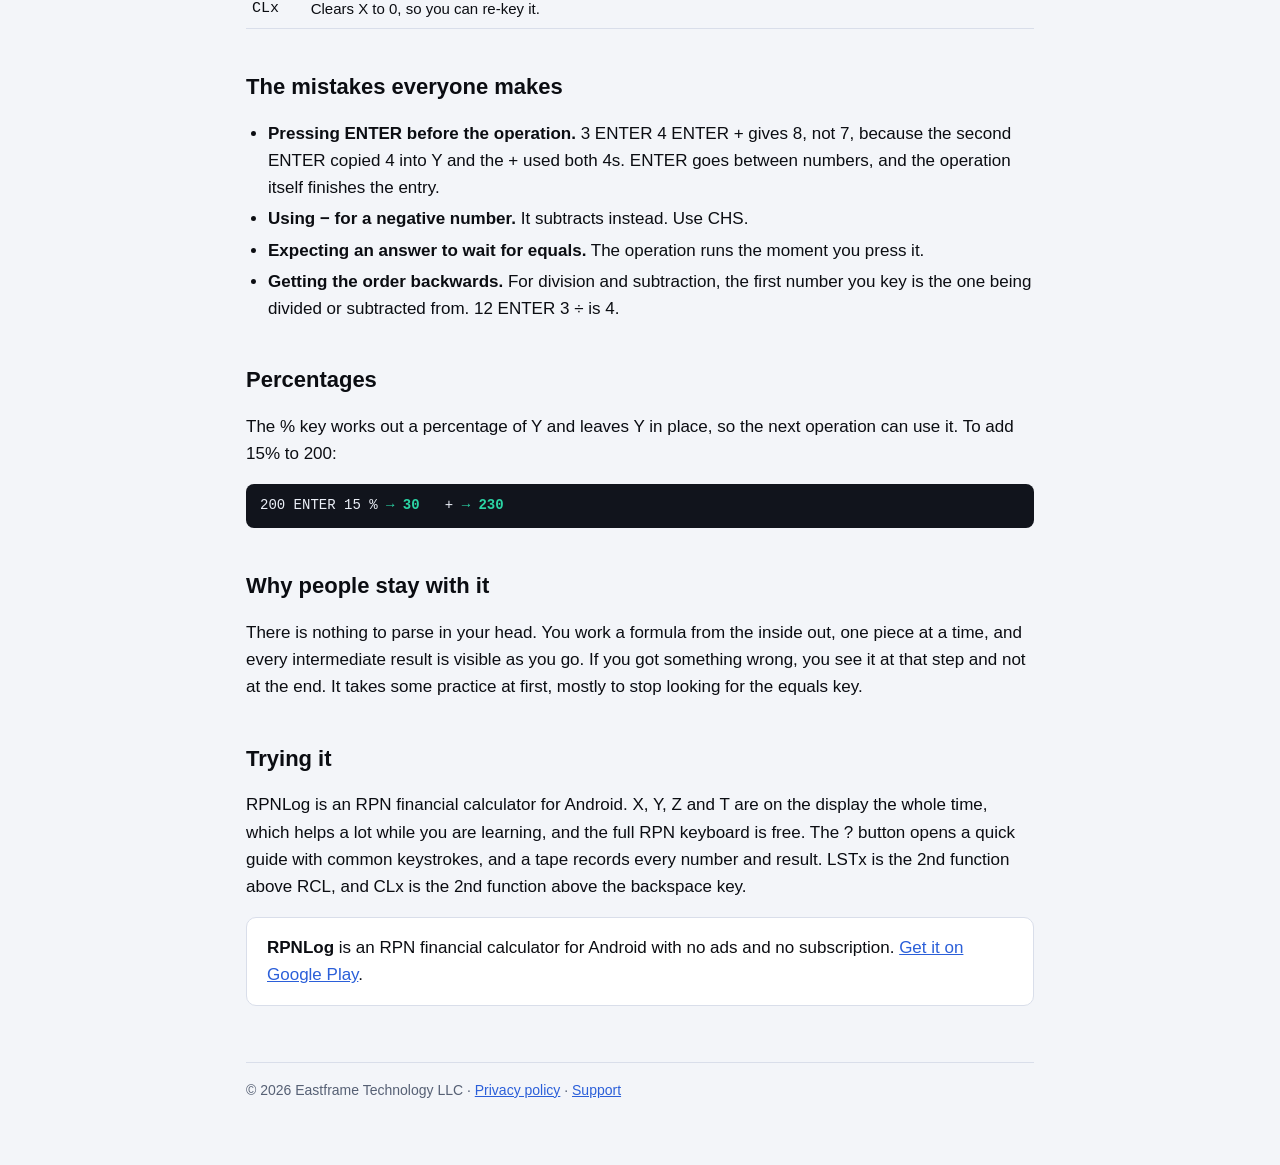
<file: guides/what-is-rpn.html>
<!doctype html>
<html lang="en">
<head>
<meta charset="utf-8">
<meta name="viewport" content="width=device-width, initial-scale=1">
<title>What is RPN and how do you enter it? A short guide to Reverse Polish Notation</title>
<meta name="description" content="RPN puts the numbers first and the operation last, with no equals key and no brackets. How the stack works, step-by-step keystrokes, and the mistakes everyone makes at first.">
<link rel="canonical" href="https://eastframe-technology.github.io/rpnlog-support/guides/what-is-rpn.html">
<meta property="og:type" content="article">
<meta property="og:title" content="What is RPN, and how do you enter it?">
<meta property="og:description" content="RPN puts the numbers first and the operation last, with no equals key and no brackets. How the stack works, step-by-step keystrokes, and the mistakes everyone makes at first.">
<meta property="og:image" content="https://eastframe-technology.github.io/rpnlog-support/img/og.jpg">
<meta property="og:url" content="https://eastframe-technology.github.io/rpnlog-support/guides/what-is-rpn.html">
<meta name="twitter:card" content="summary_large_image">
<link rel="icon" href="../icon.png">
<link rel="stylesheet" href="../style.css">
<script type="application/ld+json">
{"@context":"https://schema.org","@type":"Article","headline":"What is RPN, and how do you enter it?","description":"RPN puts the numbers first and the operation last, with no equals key and no brackets. How the stack works, step-by-step keystrokes, and the mistakes everyone makes at first.","datePublished":"2026-11-06","author":{"@type":"Organization","name":"Eastframe Technology LLC"},"publisher":{"@type":"Organization","name":"Eastframe Technology LLC"},"image":"https://eastframe-technology.github.io/rpnlog-support/img/og.jpg","mainEntityOfPage":"https://eastframe-technology.github.io/rpnlog-support/guides/what-is-rpn.html"}
</script>
</head>
<body>
<main>
  <nav><a class="home" href="../"><img src="../icon.png" alt="" width="24" height="24">RPNLog</a><a href="../tools/tvm-calculator.html">TVM</a><a href="../tools/amortization-schedule.html">Amortization</a><a href="../#guides">Guides</a><a href="../#support">Support</a></nav>
  <h1>What is RPN, and how do you enter it?</h1>
  <p class="lead">RPN, or Reverse Polish Notation, puts the numbers first and the operation last. Instead of 3 + 4 =, you key 3 ENTER 4 +. There is no equals key and there are no brackets, because the calculator keeps your numbers on a stack.</p>

  <p>The name comes from the Polish notation of the logician Jan Łukasiewicz, which wrote the operator before its numbers. RPN reverses that, so the operator comes after.</p>

  <h2>The stack</h2>
  <p>An RPN financial calculator holds four numbers, called X, Y, Z and T. You can think of them as a pile, with X at the bottom. X is the one on the display and the one you are typing into. A two-number operation like + uses X and Y, puts the result in X, and drops everything else down one level.</p>
  <p>ENTER is what separates two numbers. It copies X up into Y, and the next number you key replaces X.</p>

  <h2>Your first sum, key by key</h2>
  <p>Here is (3 + 4) × (5 + 6), watching the stack. T stays at 0 all the way through, so it is left out.</p>
  <div class="tablewrap"><table>
    <tr><th>Key</th><th class="n">Z</th><th class="n">Y</th><th class="n">X</th></tr>
    <tr><td class="mono">3</td><td class="n">0</td><td class="n">0</td><td class="n"><strong>3</strong></td></tr>
    <tr><td class="mono">ENTER</td><td class="n">0</td><td class="n">3</td><td class="n"><strong>3</strong></td></tr>
    <tr><td class="mono">4</td><td class="n">0</td><td class="n">3</td><td class="n"><strong>4</strong></td></tr>
    <tr><td class="mono">+</td><td class="n">0</td><td class="n">0</td><td class="n"><strong>7</strong></td></tr>
    <tr><td class="mono">5</td><td class="n">0</td><td class="n">7</td><td class="n"><strong>5</strong></td></tr>
    <tr><td class="mono">ENTER</td><td class="n">7</td><td class="n">5</td><td class="n"><strong>5</strong></td></tr>
    <tr><td class="mono">6</td><td class="n">7</td><td class="n">5</td><td class="n"><strong>6</strong></td></tr>
    <tr><td class="mono">+</td><td class="n">0</td><td class="n">7</td><td class="n"><strong>11</strong></td></tr>
    <tr><td class="mono">×</td><td class="n">0</td><td class="n">0</td><td class="n"><strong>77</strong></td></tr>
  </table></div>
  <p>Notice what happened after the first +. The 7 stays in X, and when you key 5 it moves up on its own. You did not have to write it down or use brackets. The last × finds the 7 and the 11 already waiting. That is nine key presses, against twelve on a calculator with brackets and an equals key.</p>
  <p>For a chain of steps you often need only one ENTER. For 250 ÷ 4 × 1.2 − 15:</p>
  <div class="keys">250 ENTER 4 ÷ 1.2 × 15 − <b>→ 60</b></div>

  <h2>The keys that make it work</h2>
  <div class="tablewrap"><table>
    <tr><th>Key</th><th>What it does</th></tr>
    <tr><td class="mono">ENTER</td><td>Separates two numbers. Pressing it again copies X further up the stack.</td></tr>
    <tr><td class="mono">CHS</td><td>Changes the sign of X. This is how you key a negative number, since − is subtraction: <code>100 CHS</code> is −100.</td></tr>
    <tr><td class="mono">x⇄y</td><td>Swaps X and Y. Useful when you entered two numbers the wrong way round for a division.</td></tr>
    <tr><td class="mono">R↓</td><td>Rolls the stack down one level, so you can see what is in Y, Z and T.</td></tr>
    <tr><td class="mono">LSTx</td><td>Brings back the last X used by an operation, which undoes a wrong operation or reuses a number.</td></tr>
    <tr><td class="mono">CLx</td><td>Clears X to 0, so you can re-key it.</td></tr>
  </table></div>

  <h2>The mistakes everyone makes</h2>
  <ul>
    <li><strong>Pressing ENTER before the operation.</strong> 3 ENTER 4 ENTER + gives 8, not 7, because the second ENTER copied 4 into Y and the + used both 4s. ENTER goes between numbers, and the operation itself finishes the entry.</li>
    <li><strong>Using − for a negative number.</strong> It subtracts instead. Use CHS.</li>
    <li><strong>Expecting an answer to wait for equals.</strong> The operation runs the moment you press it.</li>
    <li><strong>Getting the order backwards.</strong> For division and subtraction, the first number you key is the one being divided or subtracted from. 12 ENTER 3 ÷ is 4.</li>
  </ul>

  <h2>Percentages</h2>
  <p>The % key works out a percentage of Y and leaves Y in place, so the next operation can use it. To add 15% to 200:</p>
  <div class="keys">200 ENTER 15 % <b>→ 30</b> &nbsp; + <b>→ 230</b></div>

  <h2>Why people stay with it</h2>
  <p>There is nothing to parse in your head. You work a formula from the inside out, one piece at a time, and every intermediate result is visible as you go. If you got something wrong, you see it at that step and not at the end. It takes some practice at first, mostly to stop looking for the equals key.</p>

  <h2>Trying it</h2>
  <p>RPNLog is an RPN financial calculator for Android. X, Y, Z and T are on the display the whole time, which helps a lot while you are learning, and the full RPN keyboard is free. The ? button opens a quick guide with common keystrokes, and a tape records every number and result. LSTx is the 2nd function above RCL, and CLx is the 2nd function above the backspace key.</p>
  <div class="card"><strong>RPNLog</strong> is an RPN financial calculator for Android with no ads and no subscription. <a href="https://play.google.com/store/apps/details?id=com.eastframe.rpnlog">Get it on Google Play</a>.</div>
  <footer>© 2026 Eastframe Technology LLC · <a href="../privacy.html">Privacy policy</a> · <a href="../#support">Support</a></footer>
</main>
</body>
</html>
</file>
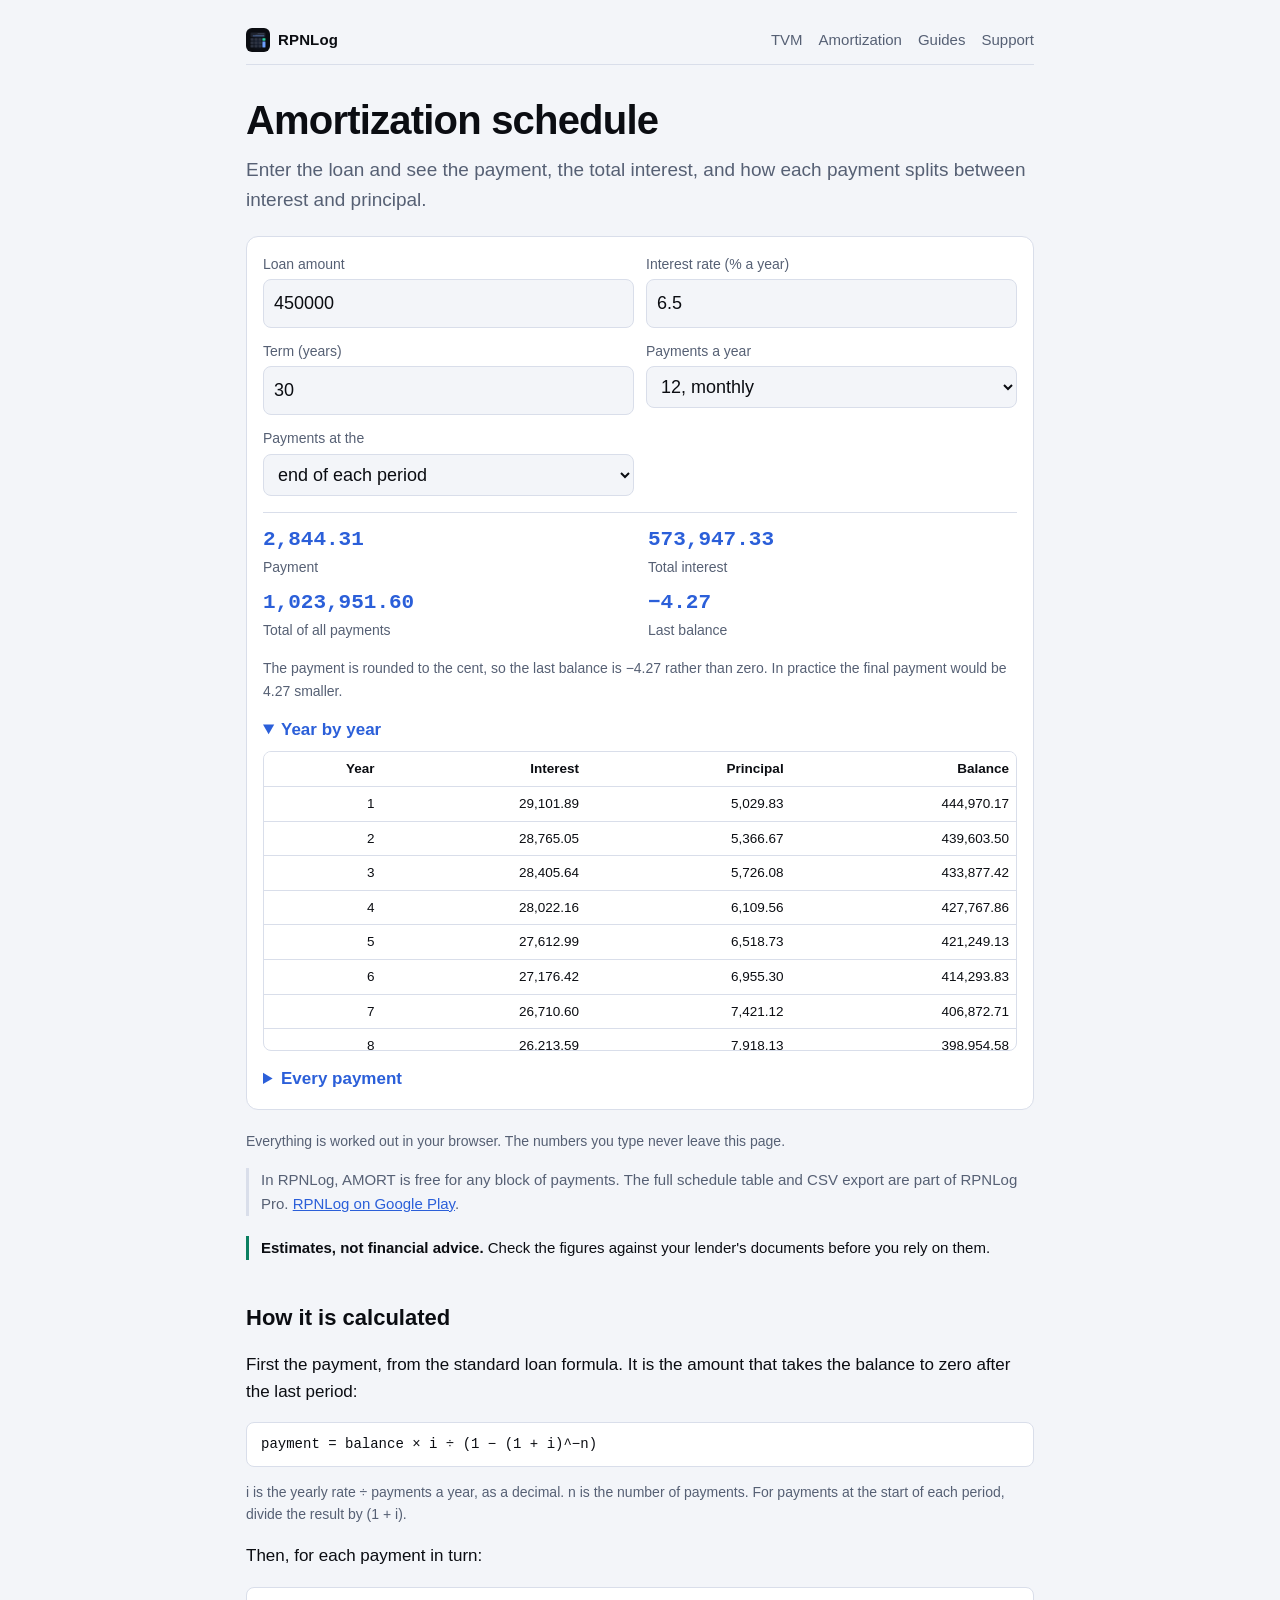
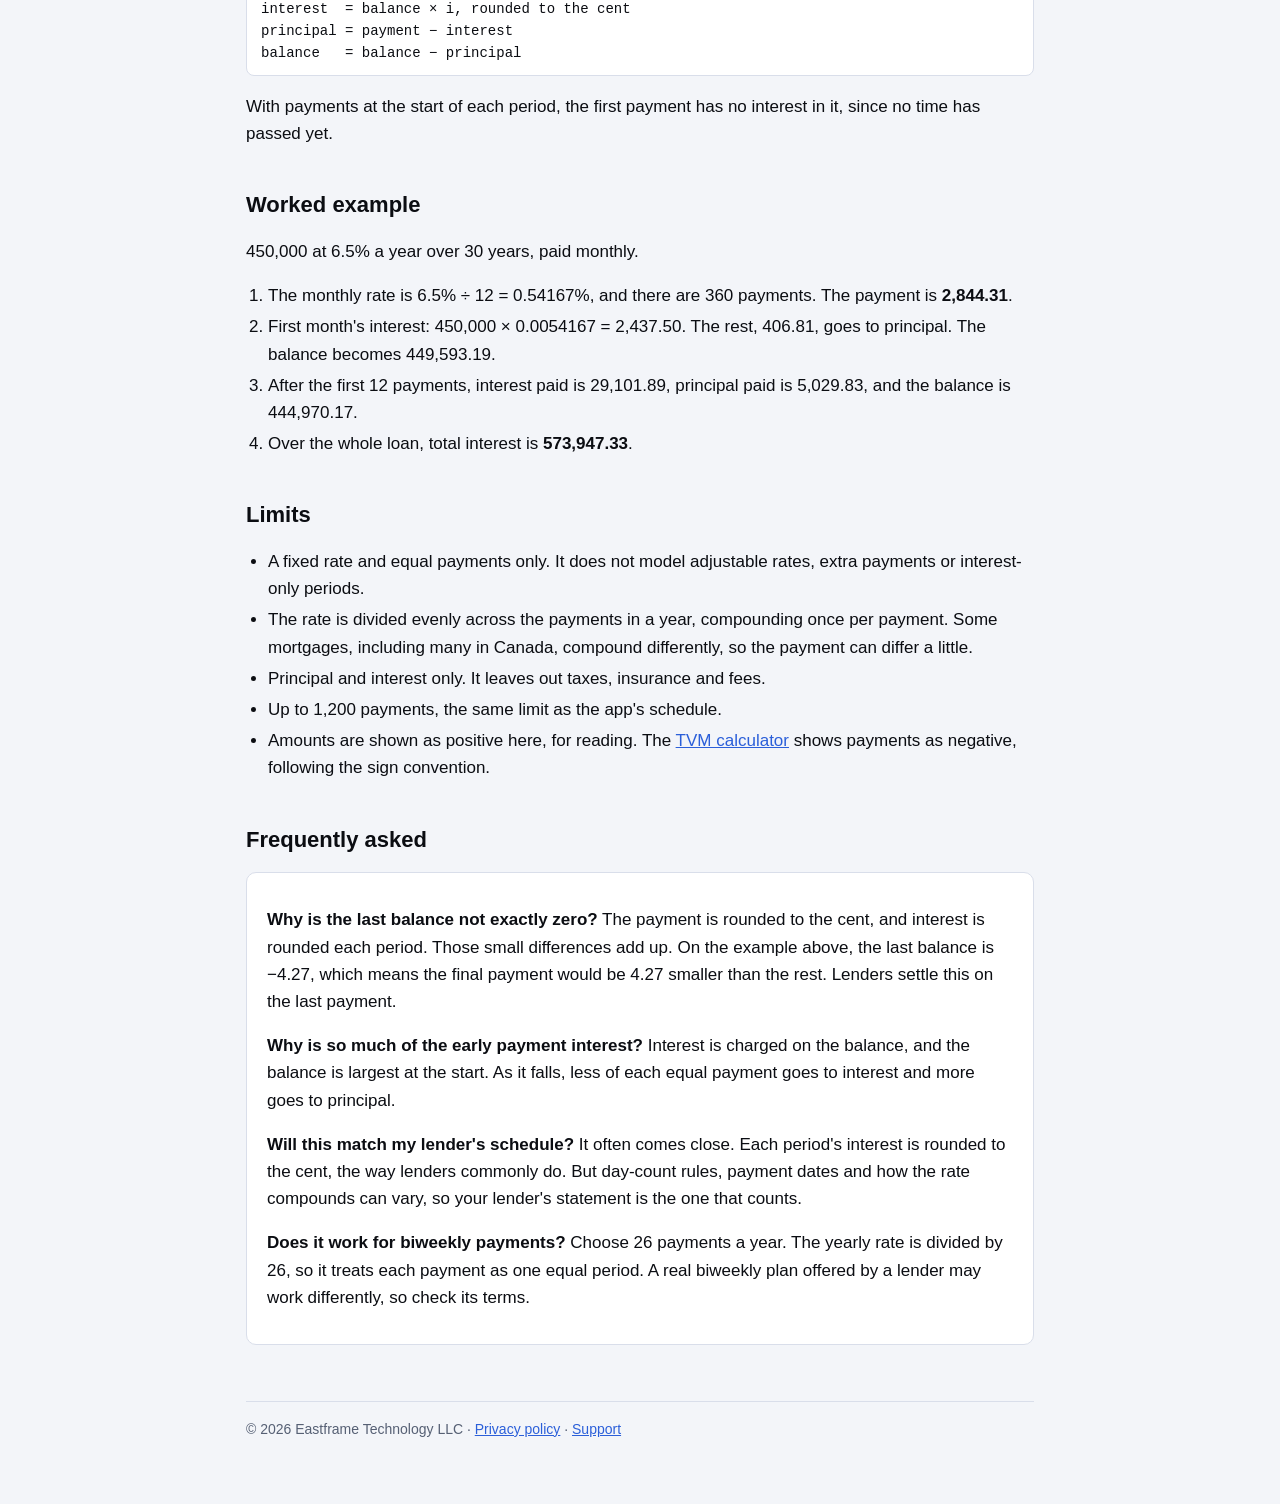
<file: tools/amortization-schedule.html>
<!doctype html>
<html lang="en">
<head>
<meta charset="utf-8">
<meta name="viewport" content="width=device-width, initial-scale=1">
<title>Amortization schedule calculator: payment, interest and balance</title>
<meta name="description" content="Free loan amortization schedule. Enter the amount, rate and term to see the payment and the interest, principal and balance for every payment, with yearly totals.">
<link rel="canonical" href="https://eastframe-technology.github.io/rpnlog-support/tools/amortization-schedule.html">
<meta property="og:type" content="website">
<meta property="og:title" content="Amortization schedule calculator">
<meta property="og:description" content="Free loan amortization schedule. Enter the amount, rate and term to see the payment and the interest, principal and balance for every payment, with yearly totals.">
<meta property="og:image" content="https://eastframe-technology.github.io/rpnlog-support/img/og.jpg">
<meta property="og:url" content="https://eastframe-technology.github.io/rpnlog-support/tools/amortization-schedule.html">
<meta name="twitter:card" content="summary_large_image">
<link rel="icon" href="../icon.png">
<link rel="stylesheet" href="../style.css">
<script type="application/ld+json">
{"@context":"https://schema.org","@graph":[{"@type":"SoftwareApplication","name":"Amortization schedule calculator","description":"Loan payment plus interest, principal and balance for every payment, with yearly totals.","url":"https://eastframe-technology.github.io/rpnlog-support/tools/amortization-schedule.html","applicationCategory":"FinanceApplication","operatingSystem":"Any, runs in a web browser","offers":{"@type":"Offer","price":"0","priceCurrency":"USD"},"publisher":{"@type":"Organization","name":"Eastframe Technology LLC"}},{"@type":"FAQPage","mainEntity":[{"@type":"Question","name":"Why is the last balance not exactly zero?","acceptedAnswer":{"@type":"Answer","text":"The payment is rounded to the cent, and interest is rounded each period. Those small differences add up. On the example above, the last balance is −4.27, which means the final payment would be 4.27 smaller than the rest. Lenders settle this on the last payment."}},{"@type":"Question","name":"Why is so much of the early payment interest?","acceptedAnswer":{"@type":"Answer","text":"Interest is charged on the balance, and the balance is largest at the start. As it falls, less of each equal payment goes to interest and more goes to principal."}},{"@type":"Question","name":"Will this match my lender's schedule?","acceptedAnswer":{"@type":"Answer","text":"It often comes close. Each period's interest is rounded to the cent, the way lenders commonly do. But day-count rules, payment dates and how the rate compounds can vary, so your lender's statement is the one that counts."}},{"@type":"Question","name":"Does it work for biweekly payments?","acceptedAnswer":{"@type":"Answer","text":"Choose 26 payments a year. The yearly rate is divided by 26, so it treats each payment as one equal period. A real biweekly plan offered by a lender may work differently, so check its terms."}}]}]}
</script>
</head>
<body>
<main>
  <nav><a class="home" href="../"><img src="../icon.png" alt="" width="24" height="24">RPNLog</a><a href="../tools/tvm-calculator.html">TVM</a><a href="../tools/amortization-schedule.html">Amortization</a><a href="../#guides">Guides</a><a href="../#support">Support</a></nav>
  <h1>Amortization schedule</h1>
  <p class="lead">Enter the loan and see the payment, the total interest, and how each payment splits between interest and principal.</p>

  <form class="tool" onsubmit="return false" aria-label="Amortization schedule">
    <div class="fields">
      <label class="field">Loan amount<input id="amount" value="450000" inputmode="decimal" autocomplete="off"></label>
      <label class="field">Interest rate (% a year)<input id="rate" value="6.5" inputmode="decimal" autocomplete="off"></label>
      <label class="field">Term (years)<input id="years" value="30" inputmode="decimal" autocomplete="off"></label>
      <label class="field">Payments a year<select id="per"><option value="12" selected>12, monthly</option><option value="26">26, every two weeks</option><option value="24">24, twice a month</option><option value="52">52, weekly</option><option value="4">4, quarterly</option><option value="2">2, twice a year</option><option value="1">1, yearly</option></select></label>
      <label class="field">Payments at the<select id="timing"><option value="end" selected>end of each period</option><option value="begin">start of each period</option></select></label>
    </div>
    <p class="msg" id="msg" role="alert" hidden></p>
    <div id="out" aria-live="polite">
      <div class="summary">
        <div><b id="s-pmt"></b><span>Payment</span></div>
        <div><b id="s-int"></b><span>Total interest</span></div>
        <div><b id="s-paid"></b><span>Total of all payments</span></div>
        <div><b id="s-last"></b><span>Last balance</span></div>
      </div>
      <p class="note" id="s-note"></p>
      <details open><summary>Year by year</summary>
        <div class="schedule" style="max-height:300px"><table><thead><tr><th class="n">Year</th><th class="n">Interest</th><th class="n">Principal</th><th class="n">Balance</th></tr></thead><tbody id="yrows"></tbody></table></div>
      </details>
      <details><summary>Every payment</summary>
        <div class="schedule"><table><thead><tr><th class="n">#</th><th class="n">Payment</th><th class="n">Interest</th><th class="n">Principal</th><th class="n">Balance</th></tr></thead><tbody id="rows"></tbody></table></div>
      </details>
    </div>
    <noscript><p class="msg">This schedule needs JavaScript. The method below works on any calculator.</p></noscript>
  </form>
  <p class="note">Everything is worked out in your browser. The numbers you type never leave this page.</p>
  <p class="applink">In RPNLog, AMORT is free for any block of payments. The full schedule table and CSV export are part of RPNLog Pro. <a href="https://play.google.com/store/apps/details?id=com.eastframe.rpnlog">RPNLog on Google Play</a>.</p>
  <p class="caveat"><strong>Estimates, not financial advice.</strong> Check the figures against your lender's documents before you rely on them.</p>

  <h2>How it is calculated</h2>
  <p>First the payment, from the standard loan formula. It is the amount that takes the balance to zero after the last period:</p>
  <pre class="formula">payment = balance × i ÷ (1 − (1 + i)^−n)</pre>
  <p class="note">i is the yearly rate ÷ payments a year, as a decimal. n is the number of payments. For payments at the start of each period, divide the result by (1 + i).</p>
  <p>Then, for each payment in turn:</p>
  <pre class="formula">interest  = balance × i, rounded to the cent
principal = payment − interest
balance   = balance − principal</pre>
  <p>With payments at the start of each period, the first payment has no interest in it, since no time has passed yet.</p>

  <h2>Worked example</h2>
  <p>450,000 at 6.5% a year over 30 years, paid monthly.</p>
  <ol>
    <li>The monthly rate is 6.5% ÷ 12 = 0.54167%, and there are 360 payments. The payment is <strong>2,844.31</strong>.</li>
    <li>First month's interest: 450,000 × 0.0054167 = 2,437.50. The rest, 406.81, goes to principal. The balance becomes 449,593.19.</li>
    <li>After the first 12 payments, interest paid is 29,101.89, principal paid is 5,029.83, and the balance is 444,970.17.</li>
    <li>Over the whole loan, total interest is <strong>573,947.33</strong>.</li>
  </ol>

  <h2>Limits</h2>
  <ul>
    <li>A fixed rate and equal payments only. It does not model adjustable rates, extra payments or interest-only periods.</li>
    <li>The rate is divided evenly across the payments in a year, compounding once per payment. Some mortgages, including many in Canada, compound differently, so the payment can differ a little.</li>
    <li>Principal and interest only. It leaves out taxes, insurance and fees.</li>
    <li>Up to 1,200 payments, the same limit as the app's schedule.</li>
    <li>Amounts are shown as positive here, for reading. The <a href="tvm-calculator.html">TVM calculator</a> shows payments as negative, following the sign convention.</li>
  </ul>

  <h2>Frequently asked</h2>
  <div class="card faq">
    <p><strong>Why is the last balance not exactly zero?</strong> The payment is rounded to the cent, and interest is rounded each period. Those small differences add up. On the example above, the last balance is −4.27, which means the final payment would be 4.27 smaller than the rest. Lenders settle this on the last payment.</p>
    <p><strong>Why is so much of the early payment interest?</strong> Interest is charged on the balance, and the balance is largest at the start. As it falls, less of each equal payment goes to interest and more goes to principal.</p>
    <p><strong>Will this match my lender's schedule?</strong> It often comes close. Each period's interest is rounded to the cent, the way lenders commonly do. But day-count rules, payment dates and how the rate compounds can vary, so your lender's statement is the one that counts.</p>
    <p><strong>Does it work for biweekly payments?</strong> Choose 26 payments a year. The yearly rate is divided by 26, so it treats each payment as one equal period. A real biweekly plan offered by a lender may work differently, so check its terms.</p>
  </div>
  <footer>© 2026 Eastframe Technology LLC · <a href="../privacy.html">Privacy policy</a> · <a href="../#support">Support</a></footer>
</main>
<script src="finance.js"></script>
<script src="amortization-page.js"></script>
</body>
</html>
</file>
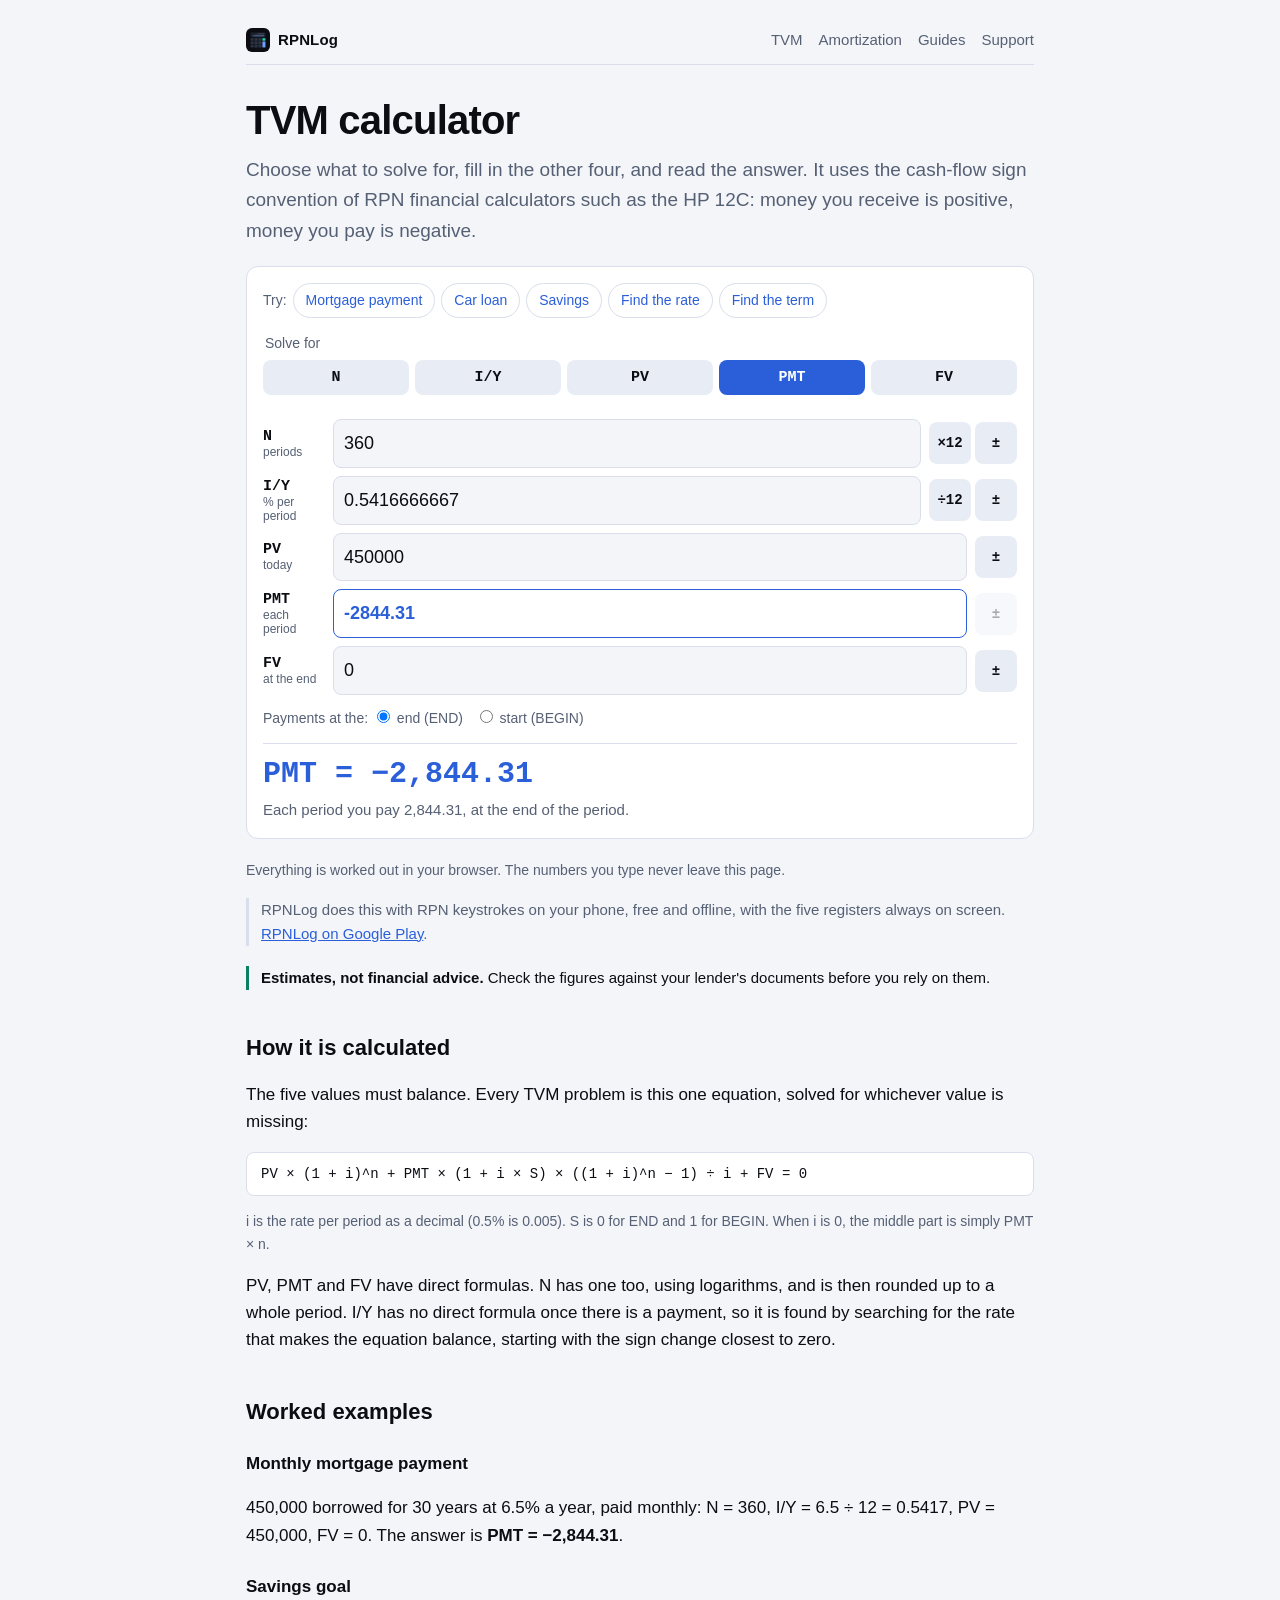
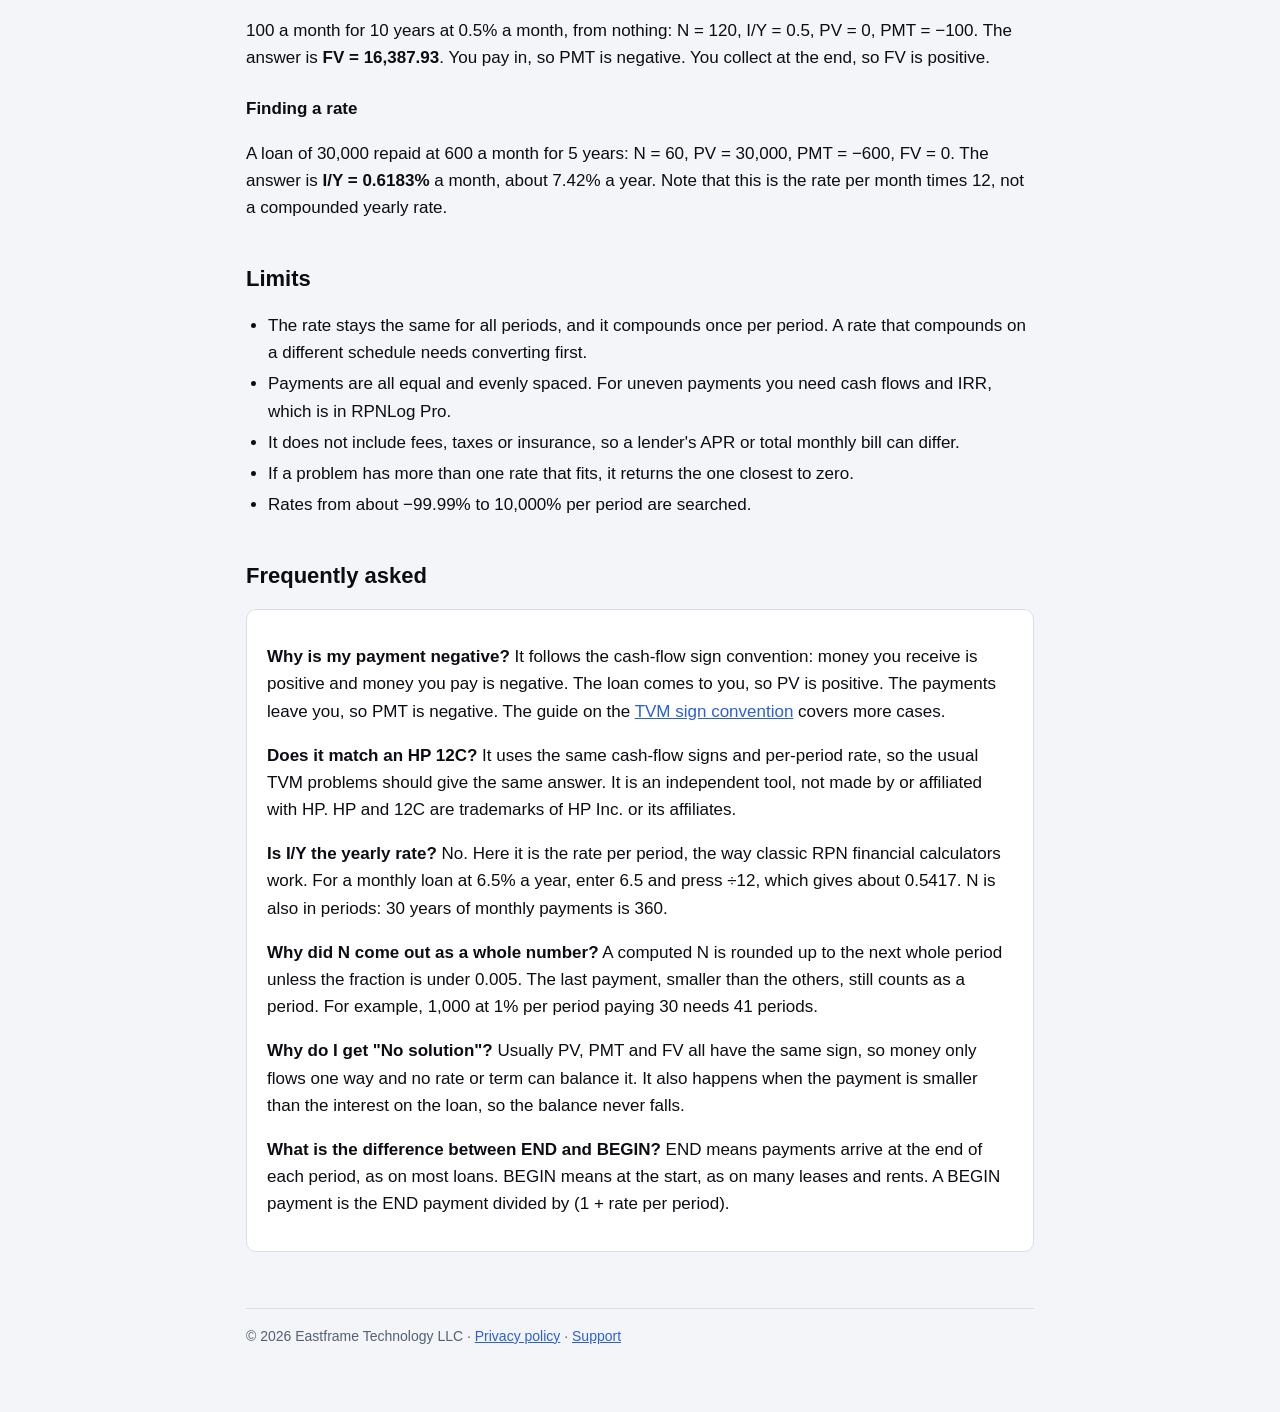
<file: tools/tvm-calculator.html>
<!doctype html>
<html lang="en">
<head>
<meta charset="utf-8">
<meta name="viewport" content="width=device-width, initial-scale=1">
<title>TVM calculator: solve for N, I/Y, PV, PMT or FV</title>
<meta name="description" content="Free time value of money calculator. Solve for any of N, I/Y, PV, PMT or FV, with BEGIN and END and the cash-flow sign convention used on RPN financial calculators. Formula and worked examples.">
<link rel="canonical" href="https://eastframe-technology.github.io/rpnlog-support/tools/tvm-calculator.html">
<meta property="og:type" content="website">
<meta property="og:title" content="TVM calculator: solve for N, I/Y, PV, PMT or FV">
<meta property="og:description" content="Free time value of money calculator. Solve for any of N, I/Y, PV, PMT or FV, with BEGIN and END and the cash-flow sign convention used on RPN financial calculators. Formula and worked examples.">
<meta property="og:image" content="https://eastframe-technology.github.io/rpnlog-support/img/og.jpg">
<meta property="og:url" content="https://eastframe-technology.github.io/rpnlog-support/tools/tvm-calculator.html">
<meta name="twitter:card" content="summary_large_image">
<link rel="icon" href="../icon.png">
<link rel="stylesheet" href="../style.css">
<script type="application/ld+json">
{"@context":"https://schema.org","@graph":[{"@type":"SoftwareApplication","name":"TVM calculator","description":"Time value of money calculator that solves for N, I/Y, PV, PMT or FV with the cash-flow sign convention.","url":"https://eastframe-technology.github.io/rpnlog-support/tools/tvm-calculator.html","applicationCategory":"FinanceApplication","operatingSystem":"Any, runs in a web browser","offers":{"@type":"Offer","price":"0","priceCurrency":"USD"},"publisher":{"@type":"Organization","name":"Eastframe Technology LLC"}},{"@type":"FAQPage","mainEntity":[{"@type":"Question","name":"Why is my payment negative?","acceptedAnswer":{"@type":"Answer","text":"It follows the cash-flow sign convention: money you receive is positive and money you pay is negative. The loan comes to you, so PV is positive. The payments leave you, so PMT is negative. The guide on the TVM sign convention covers more cases."}},{"@type":"Question","name":"Is I/Y the yearly rate?","acceptedAnswer":{"@type":"Answer","text":"No. Here it is the rate per period, the way classic RPN financial calculators work. For a monthly loan at 6.5% a year, enter 6.5 and press ÷12, which gives about 0.5417. N is also in periods: 30 years of monthly payments is 360."}},{"@type":"Question","name":"Why did N come out as a whole number?","acceptedAnswer":{"@type":"Answer","text":"A computed N is rounded up to the next whole period unless the fraction is under 0.005. The last payment, smaller than the others, still counts as a period. For example, 1,000 at 1% per period paying 30 needs 41 periods."}},{"@type":"Question","name":"Why do I get \"No solution\"?","acceptedAnswer":{"@type":"Answer","text":"Usually PV, PMT and FV all have the same sign, so money only flows one way and no rate or term can balance it. It also happens when the payment is smaller than the interest on the loan, so the balance never falls."}},{"@type":"Question","name":"What is the difference between END and BEGIN?","acceptedAnswer":{"@type":"Answer","text":"END means payments arrive at the end of each period, as on most loans. BEGIN means at the start, as on many leases and rents. A BEGIN payment is the END payment divided by (1 + rate per period)."}}]}]}
</script>
</head>
<body>
<main>
  <nav><a class="home" href="../"><img src="../icon.png" alt="" width="24" height="24">RPNLog</a><a href="../tools/tvm-calculator.html">TVM</a><a href="../tools/amortization-schedule.html">Amortization</a><a href="../#guides">Guides</a><a href="../#support">Support</a></nav>
  <h1>TVM calculator</h1>
  <p class="lead">Choose what to solve for, fill in the other four, and read the answer. It uses the cash-flow sign convention of RPN financial calculators such as the HP 12C: money you receive is positive, money you pay is negative.</p>

  <form class="tool" onsubmit="return false" aria-label="TVM calculator">
    <div class="chips"><span class="legendline">Try:</span>
      <button type="button" class="chip" data-example="mortgage">Mortgage payment</button>
      <button type="button" class="chip" data-example="car">Car loan</button>
      <button type="button" class="chip" data-example="savings">Savings</button>
      <button type="button" class="chip" data-example="rate">Find the rate</button>
      <button type="button" class="chip" data-example="term">Find the term</button>
    </div>
    <fieldset style="border:0;padding:0;margin:0"><legend class="legendline">Solve for</legend>
      <div class="solve"><label><input type="radio" name="solve" value="n"><span>N</span></label><label><input type="radio" name="solve" value="i"><span>I/Y</span></label><label><input type="radio" name="solve" value="pv"><span>PV</span></label><label><input type="radio" name="solve" value="pmt" checked><span>PMT</span></label><label><input type="radio" name="solve" value="fv"><span>FV</span></label></div>
    </fieldset>
      <div class="reg"><label for="n">N<small>periods</small></label><input id="n" inputmode="decimal" autocomplete="off"><div class="keybtns"><button type="button" class="key" id="x12" title="Multiply by 12: years to months" aria-label="Multiply N by 12">×12</button><button type="button" class="key" id="chs-n" aria-label="Change the sign of N">±</button></div></div>
      <div class="reg"><label for="i">I/Y<small>% per period</small></label><input id="i" inputmode="decimal" autocomplete="off"><div class="keybtns"><button type="button" class="key" id="d12" title="Divide by 12: yearly rate to monthly" aria-label="Divide I/Y by 12">÷12</button><button type="button" class="key" id="chs-i" aria-label="Change the sign of I/Y">±</button></div></div>
      <div class="reg"><label for="pv">PV<small>today</small></label><input id="pv" inputmode="decimal" autocomplete="off"><div class="keybtns"><button type="button" class="key" id="chs-pv" aria-label="Change the sign of PV">±</button></div></div>
      <div class="reg"><label for="pmt">PMT<small>each period</small></label><input id="pmt" inputmode="decimal" autocomplete="off"><div class="keybtns"><button type="button" class="key" id="chs-pmt" aria-label="Change the sign of PMT">±</button></div></div>
      <div class="reg"><label for="fv">FV<small>at the end</small></label><input id="fv" inputmode="decimal" autocomplete="off"><div class="keybtns"><button type="button" class="key" id="chs-fv" aria-label="Change the sign of FV">±</button></div></div>
    <p class="legendline" style="margin:12px 0 0">Payments at the:
      <label><input type="radio" name="timing" value="end" checked style="width:auto"> end (END)</label> &nbsp;
      <label><input type="radio" name="timing" value="begin" style="width:auto"> start (BEGIN)</label></p>
    <p class="msg" id="msg" role="alert" hidden></p>
    <div class="answer" id="answer" aria-live="polite"><div class="big" id="ans-big"></div><p id="ans-text"></p></div>
    <noscript><p class="msg">This calculator needs JavaScript. The equation below works on any calculator.</p></noscript>
  </form>
  <p class="note">Everything is worked out in your browser. The numbers you type never leave this page.</p>
  <p class="applink">RPNLog does this with RPN keystrokes on your phone, free and offline, with the five registers always on screen. <a href="https://play.google.com/store/apps/details?id=com.eastframe.rpnlog">RPNLog on Google Play</a>.</p>
  <p class="caveat"><strong>Estimates, not financial advice.</strong> Check the figures against your lender's documents before you rely on them.</p>

  <h2>How it is calculated</h2>
  <p>The five values must balance. Every TVM problem is this one equation, solved for whichever value is missing:</p>
  <pre class="formula">PV × (1 + i)^n + PMT × (1 + i × S) × ((1 + i)^n − 1) ÷ i + FV = 0</pre>
  <p class="note">i is the rate per period as a decimal (0.5% is 0.005). S is 0 for END and 1 for BEGIN. When i is 0, the middle part is simply PMT × n.</p>
  <p>PV, PMT and FV have direct formulas. N has one too, using logarithms, and is then rounded up to a whole period. I/Y has no direct formula once there is a payment, so it is found by searching for the rate that makes the equation balance, starting with the sign change closest to zero.</p>

  <h2>Worked examples</h2>
  <h3>Monthly mortgage payment</h3>
  <p>450,000 borrowed for 30 years at 6.5% a year, paid monthly: N = 360, I/Y = 6.5 ÷ 12 = 0.5417, PV = 450,000, FV = 0. The answer is <strong>PMT = −2,844.31</strong>.</p>
  <h3>Savings goal</h3>
  <p>100 a month for 10 years at 0.5% a month, from nothing: N = 120, I/Y = 0.5, PV = 0, PMT = −100. The answer is <strong>FV = 16,387.93</strong>. You pay in, so PMT is negative. You collect at the end, so FV is positive.</p>
  <h3>Finding a rate</h3>
  <p>A loan of 30,000 repaid at 600 a month for 5 years: N = 60, PV = 30,000, PMT = −600, FV = 0. The answer is <strong>I/Y = 0.6183%</strong> a month, about 7.42% a year. Note that this is the rate per month times 12, not a compounded yearly rate.</p>

  <h2>Limits</h2>
  <ul>
    <li>The rate stays the same for all periods, and it compounds once per period. A rate that compounds on a different schedule needs converting first.</li>
    <li>Payments are all equal and evenly spaced. For uneven payments you need cash flows and IRR, which is in RPNLog Pro.</li>
    <li>It does not include fees, taxes or insurance, so a lender's APR or total monthly bill can differ.</li>
    <li>If a problem has more than one rate that fits, it returns the one closest to zero.</li>
    <li>Rates from about −99.99% to 10,000% per period are searched.</li>
  </ul>

  <h2>Frequently asked</h2>
  <div class="card faq">
    <p><strong>Why is my payment negative?</strong> It follows the cash-flow sign convention: money you receive is positive and money you pay is negative. The loan comes to you, so PV is positive. The payments leave you, so PMT is negative. The guide on the <a href="../guides/tvm-sign-convention.html">TVM sign convention</a> covers more cases.</p>
    <p><strong>Does it match an HP 12C?</strong> It uses the same cash-flow signs and per-period rate, so the usual TVM problems should give the same answer. It is an independent tool, not made by or affiliated with HP. HP and 12C are trademarks of HP Inc. or its affiliates.</p>
    <p><strong>Is I/Y the yearly rate?</strong> No. Here it is the rate per period, the way classic RPN financial calculators work. For a monthly loan at 6.5% a year, enter 6.5 and press ÷12, which gives about 0.5417. N is also in periods: 30 years of monthly payments is 360.</p>
    <p><strong>Why did N come out as a whole number?</strong> A computed N is rounded up to the next whole period unless the fraction is under 0.005. The last payment, smaller than the others, still counts as a period. For example, 1,000 at 1% per period paying 30 needs 41 periods.</p>
    <p><strong>Why do I get "No solution"?</strong> Usually PV, PMT and FV all have the same sign, so money only flows one way and no rate or term can balance it. It also happens when the payment is smaller than the interest on the loan, so the balance never falls.</p>
    <p><strong>What is the difference between END and BEGIN?</strong> END means payments arrive at the end of each period, as on most loans. BEGIN means at the start, as on many leases and rents. A BEGIN payment is the END payment divided by (1 + rate per period).</p>
  </div>
  <footer>© 2026 Eastframe Technology LLC · <a href="../privacy.html">Privacy policy</a> · <a href="../#support">Support</a></footer>
</main>
<script src="finance.js"></script>
<script src="tvm-page.js"></script>
</body>
</html>
</file>
<file: style.css>
/* RPNLog: the near-black display and key colours from the icon. */
:root { color-scheme: light dark; --bg:#f3f5f9; --fg:#0b0d12; --muted:#566074; --accent:#2b5fd9; --on-accent:#ffffff; --second:#0a7f61; --card:#ffffff; --line:#d9deea; --key:#e8ecf5; --warn:#b3261e; --display:#11141c; --display-fg:#ecf0f8; --display-muted:#9aa3b5; }
@media (prefers-color-scheme: dark) { :root { --bg:#0b0d12; --fg:#ecf0f8; --muted:#a2abbd; --accent:#6ea0ff; --on-accent:#0b0d12; --second:#2bd4a4; --card:#151922; --line:#2b3140; --key:#232836; --warn:#ff8a80; --display:#171b25; } }
* { box-sizing: border-box; }
html { -webkit-text-size-adjust: 100%; }
body { margin:0; background:var(--bg); color:var(--fg); font:17px/1.6 -apple-system, BlinkMacSystemFont, "Segoe UI", Roboto, sans-serif; }
main { max-width:820px; margin:0 auto; padding:28px 16px 64px; }
nav { display:flex; gap:16px; flex-wrap:wrap; font-size:15px; margin-bottom:32px; align-items:center; border-bottom:1px solid var(--line); padding-bottom:12px; }
nav a { color:var(--muted); text-decoration:none; } nav a:hover { color:var(--fg); }
nav a.home { color:var(--fg); font-weight:700; margin-right:auto; display:flex; align-items:center; gap:8px; letter-spacing:.01em; }
nav img { width:24px; height:24px; border-radius:6px; }
h1 { font-size:clamp(29px, 6vw, 40px); line-height:1.15; margin:0 0 12px; letter-spacing:-0.02em; }
h2 { margin-top:44px; font-size:22px; line-height:1.3; } h3 { font-size:17px; margin:24px 0 6px; }
p.lead { color:var(--muted); font-size:19px; margin-top:0; }
a { color:var(--accent); }
.mono, code, pre, .keys { font-family:ui-monospace, "SF Mono", Menlo, Consolas, monospace; }
.card { background:var(--card); border:1px solid var(--line); border-radius:10px; padding:16px 20px; margin:16px 0; overflow-wrap:anywhere; }
.cta { display:inline-flex; align-items:center; gap:10px; background:var(--accent); color:var(--on-accent); text-decoration:none; font-weight:650; padding:13px 22px; border-radius:10px; margin:8px 0 4px; }
.cta svg { width:20px; height:20px; }
.note { color:var(--muted); font-size:14px; }
.heroline { display:grid; grid-template-columns:minmax(0, 1.25fr) minmax(0, 1fr); gap:24px; align-items:start; }
.display { background:var(--display); color:var(--display-fg); border-radius:14px; padding:14px 16px; font:14px/1.5 ui-monospace, "SF Mono", Menlo, Consolas, monospace; }
.display .label { color:var(--display-muted); font-size:12px; }
.display .row { display:flex; justify-content:space-between; gap:12px; color:var(--display-muted); }
.display .x { color:var(--display-fg); font-size:27px; text-align:right; margin:4px 0 8px; }
.display .regs { display:grid; grid-template-columns:repeat(5, minmax(0, 1fr)); gap:4px; font-size:10.5px; text-align:center; border-top:1px solid #2b3140; padding-top:8px; color:var(--display-muted); }
.display .regs b { display:block; font-weight:600; color:#6ea0ff; }
.display .tape { color:#2bd4a4; font-size:12.5px; margin:0 0 10px; overflow-wrap:anywhere; }
.shots { display:flex; gap:12px; overflow-x:auto; padding:8px 16px 12px; margin:28px -16px 0; scroll-snap-type:x mandatory; }
.shots img { width:190px; height:auto; aspect-ratio:400/889; border-radius:12px; flex:none; scroll-snap-align:start; background:#0b0d12; }
.grid { display:grid; grid-template-columns:repeat(auto-fit, minmax(220px, 1fr)); gap:12px; }
.grid .card { margin:0; } .grid h3 { margin-top:0; }
.toolrow { display:grid; grid-template-columns:repeat(auto-fit, minmax(240px, 1fr)); gap:12px; margin:16px 0; }
.toolrow a { display:block; background:var(--card); border:1px solid var(--line); border-left:4px solid var(--accent); border-radius:10px; padding:14px 16px; text-decoration:none; color:var(--fg); }
.toolrow a:hover { background:var(--key); }
.toolrow strong { display:block; font-size:18px; color:var(--accent); }
.toolrow span { font-size:15px; color:var(--muted); }
ul, ol { padding-left:22px; } li { margin:4px 0; }
.tablewrap { overflow-x:auto; }
table { border-collapse:collapse; width:100%; font-size:15px; } td, th { border-bottom:1px solid var(--line); padding:7px 6px; text-align:left; vertical-align:top; }
td.n, th.n { text-align:right; font-variant-numeric:tabular-nums; white-space:nowrap; }
code { font-size:14px; background:var(--key); padding:1px 5px; border-radius:5px; overflow-wrap:anywhere; }
pre.formula { background:var(--card); border:1px solid var(--line); border-radius:8px; padding:10px 14px; font-size:14px; line-height:1.6; white-space:pre-wrap; overflow-wrap:anywhere; }
.keys { background:var(--display); color:var(--display-fg); border-radius:8px; padding:10px 14px; font-size:14px; line-height:1.7; margin:12px 0; overflow-wrap:anywhere; }
.keys b { color:#2bd4a4; font-weight:600; }
footer { color:var(--muted); font-size:14px; margin-top:56px; border-top:1px solid var(--line); padding-top:16px; }
/* Calculators */
.tool { background:var(--card); border:1px solid var(--line); border-radius:12px; padding:16px; margin:20px 0; }
.solve { display:grid; grid-template-columns:repeat(5, minmax(0, 1fr)); gap:6px; margin:6px 0 16px; }
.solve label { display:block; }
.solve input { position:absolute; opacity:0; width:1px; height:1px; }
.solve span { display:block; text-align:center; background:var(--key); border-radius:8px; padding:9px 0; font:600 15px ui-monospace, "SF Mono", Menlo, Consolas, monospace; cursor:pointer; }
.solve input:checked + span { background:var(--accent); color:var(--on-accent); }
.solve input:focus-visible + span { outline:2px solid var(--accent); outline-offset:1px; }
.legendline { font-size:14px; color:var(--muted); }
.reg { display:grid; grid-template-columns:62px minmax(0, 1fr) auto; gap:8px; align-items:center; margin:8px 0; }
.reg > label { font:600 15px ui-monospace, "SF Mono", Menlo, Consolas, monospace; }
.reg small { display:block; font:12px -apple-system, BlinkMacSystemFont, "Segoe UI", Roboto, sans-serif; color:var(--muted); }
input, select { font:inherit; font-size:18px; color:var(--fg); background:var(--bg); border:1px solid var(--line); border-radius:8px; padding:9px 10px; min-width:0; width:100%; font-variant-numeric:tabular-nums; }
input.solved { border-color:var(--accent); color:var(--accent); font-weight:650; background:transparent; }
input:focus, select:focus, button:focus-visible { outline:2px solid var(--accent); outline-offset:1px; }
.keybtns { display:flex; gap:4px; }
button.key { font:600 14px ui-monospace, "SF Mono", Menlo, Consolas, monospace; background:var(--key); color:var(--fg); border:0; border-radius:8px; height:42px; min-width:42px; padding:0 8px; cursor:pointer; }
button.key:disabled { opacity:.35; cursor:default; }
button.chip { font:inherit; font-size:14px; background:transparent; color:var(--accent); border:1px solid var(--line); border-radius:999px; padding:5px 12px; cursor:pointer; }
.chips { display:flex; flex-wrap:wrap; gap:6px; margin:0 0 14px; align-items:center; }
.fields { display:grid; grid-template-columns:repeat(2, minmax(0, 1fr)); gap:12px; }
.field { display:flex; flex-direction:column; gap:4px; font-size:14px; color:var(--muted); min-width:0; }
.answer { margin-top:14px; border-top:1px solid var(--line); padding-top:12px; }
.answer .big { font:600 30px/1.2 ui-monospace, "SF Mono", Menlo, Consolas, monospace; color:var(--accent); overflow-wrap:anywhere; }
.answer p { margin:6px 0 0; font-size:15px; color:var(--muted); }
.msg { color:var(--warn); margin:14px 0 0; font-size:15px; }
.summary { display:grid; grid-template-columns:repeat(2, minmax(0, 1fr)); gap:10px 16px; margin-top:16px; border-top:1px solid var(--line); padding-top:14px; }
.summary b { display:block; font:600 21px/1.25 ui-monospace, "SF Mono", Menlo, Consolas, monospace; color:var(--accent); overflow-wrap:anywhere; }
.summary span { font-size:14px; color:var(--muted); }
.schedule { max-height:440px; overflow:auto; border:1px solid var(--line); border-radius:8px; margin-top:8px; }
.schedule table { font-size:13.5px; } .schedule th { position:sticky; top:0; background:var(--card); }
.schedule td, .schedule th { padding:6px 7px; }
details summary { cursor:pointer; color:var(--accent); font-weight:600; margin-top:14px; }
.applink { font-size:15px; color:var(--muted); border-left:3px solid var(--line); padding-left:12px; margin:16px 0; }
.caveat { font-size:15px; border-left:3px solid var(--second); padding-left:12px; margin:20px 0; }
@media (max-width: 620px) { .heroline { grid-template-columns:minmax(0, 1fr); } }
@media (max-width: 480px) { nav { gap:12px; font-size:14px; } nav a.home { width:100%; margin-bottom:2px; } .reg { grid-template-columns:66px minmax(0, 1fr) auto; gap:6px; } button.key { min-width:38px; padding:0 5px; } .summary b { font-size:18px; } .answer .big { font-size:27px; } .schedule table { font-size:12.5px; } .schedule td, .schedule th { padding:5px 4px; } }
</file>
